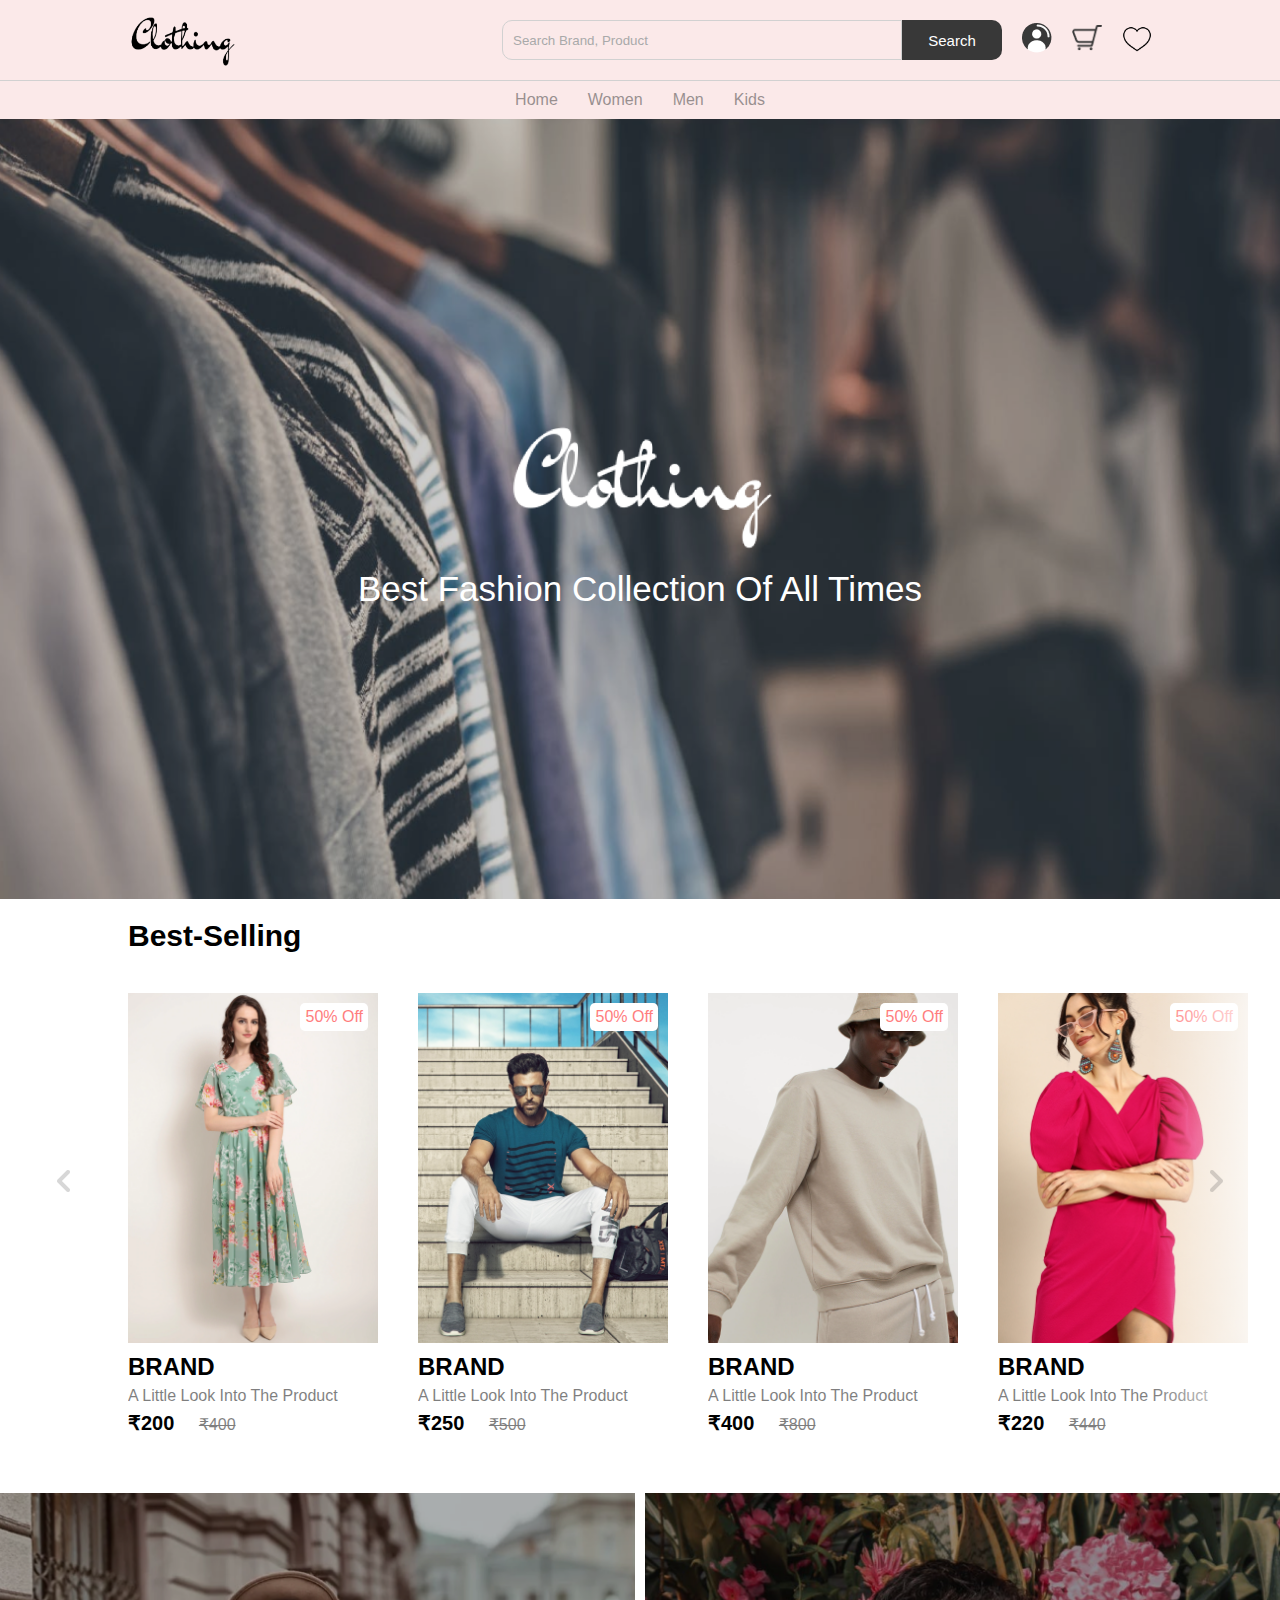
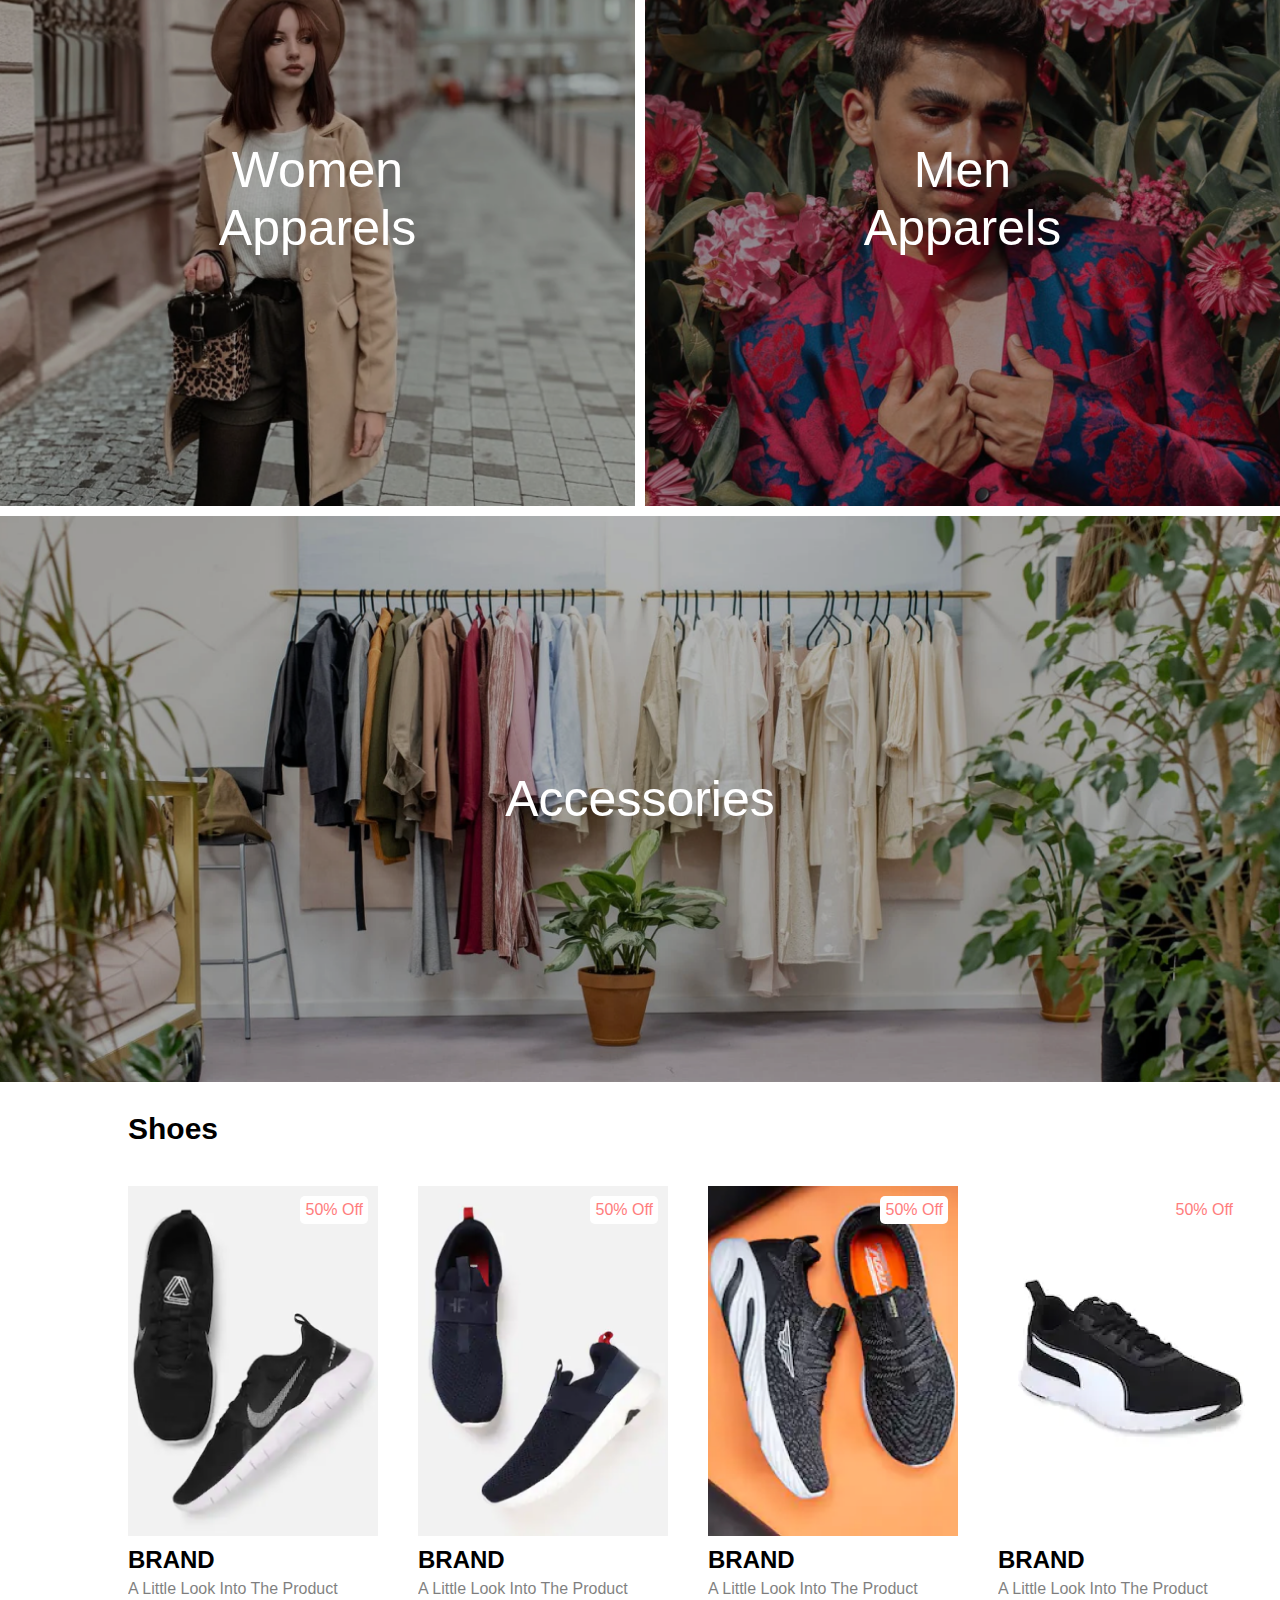
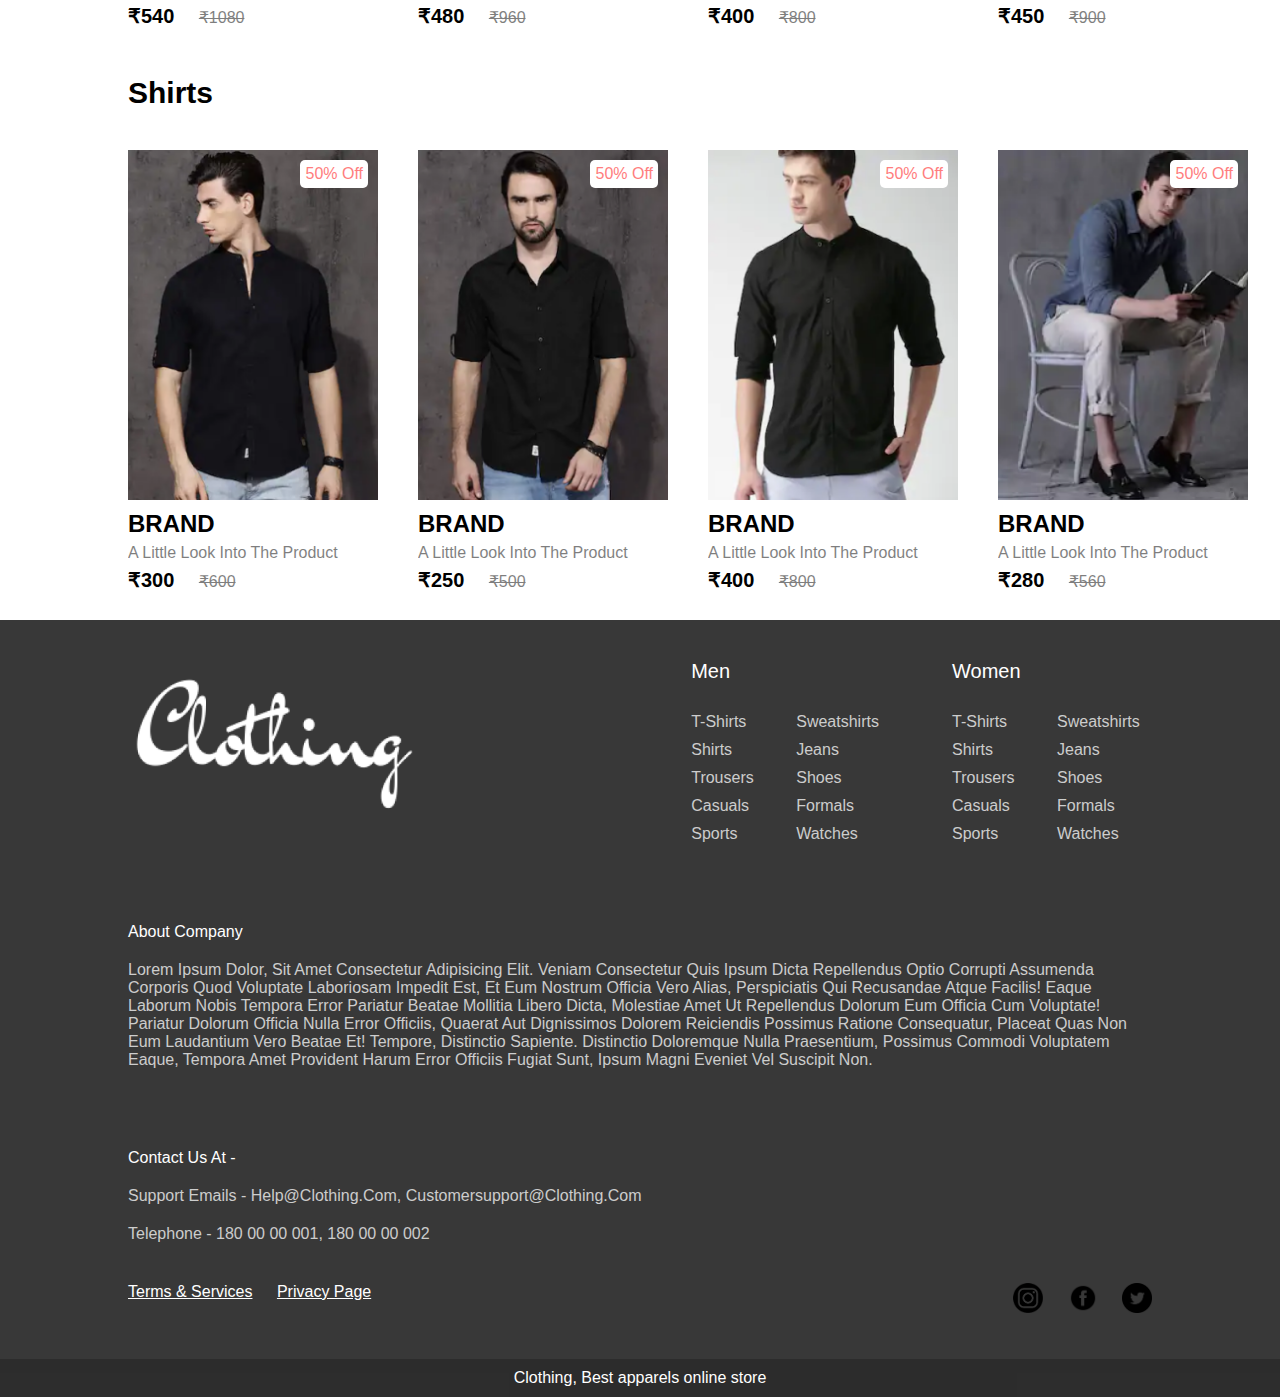
<file: index.html>
<!DOCTYPE html>
<html lang="en">
<head>
    <meta charset="UTF-8">
    <meta name="viewport" content="width=device-width, initial-scale=1.0">
    <link rel="stylesheet" href="project.css/home.css">
    
    <title>Clothing</title>
</head>
<body>
    
    <nav class="navbar">
<div class="nav">
    <img src="images/dark-logo.png" alt="" class="brand-logo">
    <div class="nav-items">
        <div class="search">
            <input type="text" class="search-box" placeholder="search brand, product">
            <button class="search-btn">search</button>
        </div>
        <a href="sign.html"><img src="images/user.png" alt=""></a>
        <a href="#"><img src="images/cart.png" alt=""></a>
        <a href="#"><img src="images/heart.png" class="heart" alt=""></a>
    </div>
</div>
<ul class="links-container">
    <li class="link-item"><a href="index.html" class="link">Home</a></li>
    <li class="link-item"><a href="women.html" target="_parent" class="link">Women</a></li>
    <li class="link-item"><a href="men.html" class="link">Men</a></li>
    <li class="link-item"><a href="kid.html" class="link">Kids</a></li>
</ul>
    </nav>

    <header class="hero">
<div class="content">
    <img src="images/light-logo.png" class="logo" alt="">
    <p class="sub-heading">Best Fashion Collection of All Times</p>
</div>

    </header>

    <section class="product">
        <h2 class="product-category">Best-selling</h2>
        <button class="pre-btn"><img src="images/arrow.png" alt=""></button>
        <button class="next-btn"><img src="images/arrow.png" alt=""></button>
        
        <div class="product-container">

            <div class="product-card">
                <div class="product-image">
                    <span class="discount">50% off</span>
                    <img src="images/card1.png" class="product-thumb" alt="">
                    <button class="card-btn">Add to wishlist</button>
                </div>
                <div class="product-info">
                    <h2 class="product-brand">Brand</h2>
                    <p class="product-desc">A little look into the product</p>
                    <span class="price">₹200</span> <span class="actual">₹400</span>
                </div>
            </div>

            <div class="product-card">
                <div class="product-image">
                    <span class="discount">50% off</span>
                    <img src="images/card2.png" class="product-thumb" alt="">
                    <button class="card-btn">Add to wishlist</button>
                </div>
                <div class="product-info">
                    <h2 class="product-brand">Brand</h2>
                    <p class="product-desc">A little look into the product</p>
                    <span class="price">₹250</span> <span class="actual">₹500</span>
                </div>
            </div>

            <div class="product-card">
                <div class="product-image">
                    <span class="discount">50% off</span>
                    <img src="images/card3.png" class="product-thumb" alt="">
                    <button class="card-btn">Add to wishlist</button>
                </div>
                <div class="product-info">
                    <h2 class="product-brand">Brand</h2>
                    <p class="product-desc">A little look into the product</p>
                    <span class="price">₹400</span> <span class="actual">₹800</span>
                </div>
            </div>

            <div class="product-card">
                <div class="product-image">
                    <span class="discount">50% off</span>
                    <img src="images/card4.png" class="product-thumb" alt="">
                    <button class="card-btn">Add to wishlist</button>
                </div>
                <div class="product-info">
                    <h2 class="product-brand">Brand</h2>
                    <p class="product-desc">A little look into the product</p>
                    <span class="price">₹220</span> <span class="actual">₹440</span>
                </div>
            </div>

            <div class="product-card">
                <div class="product-image">
                    <span class="discount">50% off</span>
                    <img src="images/card5.png" class="product-thumb" alt="">
                    <button class="card-btn">Add to wishlist</button>
                </div>
                <div class="product-info">
                    <h2 class="product-brand">Brand</h2>
                    <p class="product-desc">A little look into the product</p>
                    <span class="price">₹300</span> <span class="actual">₹600</span>
                </div>
            </div>

            <div class="product-card">
                <div class="product-image">
                    <span class="discount">50% off</span>
                    <img src="images/card6.png" class="product-thumb" alt="">
                    <button class="card-btn">Add to wishlist</button>
                </div>
                <div class="product-info">
                    <h2 class="product-brand">Brand</h2>
                    <p class="product-desc">A little look into the product</p>
                    <span class="price">₹250</span> <span class="actual">₹500</span>
                </div>
            </div>

            <div class="product-card">
                <div class="product-image">
                    <span class="discount">50% off</span>
                    <img src="images/card7.png" class="product-thumb" alt="">
                    <button class="card-btn">Add to wishlist</button>
                </div>
                <div class="product-info">
                    <h2 class="product-brand">Brand</h2>
                    <p class="product-desc">A little look into the product</p>
                    <span class="price">₹350</span> <span class="actual">₹700</span>
                </div>
            </div>

            <div class="product-card">
                <div class="product-image">
                    <span class="discount">50% off</span>
                    <img src="images/card8.png" class="product-thumb" alt="">
                    <button class="card-btn">Add to wishlist</button>
                </div>
                <div class="product-info">
                    <h2 class="product-brand">Brand</h2>
                    <p class="product-desc">A little look into the product</p>
                    <span class="price">₹310</span> <span class="actual">₹620</span>
                </div>
            </div>
        </div>
    </section>

    <section class="collection-container">

        <a href="#" class="collection">
        <img src="images/women-collection.png" alt="">
        <p class="title">Women <br> Apparels</p>
    </a>
        <a href="#" class="collection">
        <img src="images/men-collection.png" alt="">
        <p class="title">Men <br> Apparels</p>
    </a>
        <a href="#" class="collection">
        <img src="images/accessories-collection.png" alt="">
        <p class="title">Accessories</p>
    </a>
    </section>


    <section class="product">
        <h2 class="product-category">Shoes</h2>
        
        <div class="product-container">

            <div class="product-card">
                <div class="product-image">
                    <span class="discount">50% off</span>
                    <img src="images/card9.png" class="product-thumb" alt="">
                    <button class="card-btn">Add to wishlist</button>
                </div>
                <div class="product-info">
                    <h2 class="product-brand">Brand</h2>
                    <p class="product-desc">A little look into the product</p>
                    <span class="price">₹540</span> <span class="actual">₹1080</span>
                </div>
            </div>

            <div class="product-card">
                <div class="product-image">
                    <span class="discount">50% off</span>
                    <img src="images/card10.png" class="product-thumb" alt="">
                    <button class="card-btn">Add to wishlist</button>
                </div>
                <div class="product-info">
                    <h2 class="product-brand">Brand</h2>
                    <p class="product-desc">A little look into the product</p>
                    <span class="price">₹480</span> <span class="actual">₹960</span>
                </div>
            </div>

            <div class="product-card">
                <div class="product-image">
                    <span class="discount">50% off</span>
                    <img src="images/card11.png" class="product-thumb" alt="">
                    <button class="card-btn">Add to wishlist</button>
                </div>
                <div class="product-info">
                    <h2 class="product-brand">Brand</h2>
                    <p class="product-desc">A little look into the product</p>
                    <span class="price">₹400</span> <span class="actual">₹800</span>
                </div>
            </div>

            <div class="product-card">
                <div class="product-image">
                    <span class="discount">50% off</span>
                    <img src="images/card12.png" class="product-thumb" alt="">
                    <button class="card-btn">Add to wishlist</button>
                </div>
                <div class="product-info">
                    <h2 class="product-brand">Brand</h2>
                    <p class="product-desc">A little look into the product</p>
                    <span class="price">₹450</span> <span class="actual">₹900</span>
                </div>
            </div>

            
            </div>
        </div>
    </section>

    <section class="product">
        <h2 class="product-category">Shirts</h2>
        
        <div class="product-container">

            <div class="product-card">
                <div class="product-image">
                    <span class="discount">50% off</span>
                    <img src="images/card5.png" class="product-thumb" alt="">
                    <button class="card-btn">Add to wishlist</button>
                </div>
                <div class="product-info">
                    <h2 class="product-brand">Brand</h2>
                    <p class="product-desc">A little look into the product</p>
                    <span class="price">₹300</span> <span class="actual">₹600</span>
                </div>
            </div>

            <div class="product-card">
                <div class="product-image">
                    <span class="discount">50% off</span>
                    <img src="images/card6.png" class="product-thumb" alt="">
                    <button class="card-btn">Add to wishlist</button>
                </div>
                <div class="product-info">
                    <h2 class="product-brand">Brand</h2>
                    <p class="product-desc">A little look into the product</p>
                    <span class="price">₹250</span> <span class="actual">₹500</span>
                </div>
            </div>

            <div class="product-card">
                <div class="product-image">
                    <span class="discount">50% off</span>
                    <img src="images/card7.png" class="product-thumb" alt="">
                    <button class="card-btn">Add to wishlist</button>
                </div>
                <div class="product-info">
                    <h2 class="product-brand">Brand</h2>
                    <p class="product-desc">A little look into the product</p>
                    <span class="price">₹400</span> <span class="actual">₹800</span>
                </div>
            </div>

            <div class="product-card">
                <div class="product-image">
                    <span class="discount">50% off</span>
                    <img src="images/card8.png" class="product-thumb" alt="">
                    <button class="card-btn">Add to wishlist</button>
                </div>
                <div class="product-info">
                    <h2 class="product-brand">Brand</h2>
                    <p class="product-desc">A little look into the product</p>
                    <span class="price">₹280</span> <span class="actual">₹560</span>
                </div>
            </div>

            
            </div>
        </div>
    </section>
    

    <footer>
        <div class="footer-content">
            <img src="images/light-logo.png" class="logo" alt="">
            <div class="footer-ul-container">
                <ul class="category">
                    <li class="category-title">Men</li>
                    <li><a href="#" class="footer-link">T-shirts</a></li>
                    <li><a href="#" class="footer-link">Sweatshirts</a></li>
                    <li><a href="#" class="footer-link">Shirts</a></li>
                    <li><a href="#" class="footer-link">Jeans</a></li>
                    <li><a href="#" class="footer-link">Trousers</a></li>
                    <li><a href="#" class="footer-link">Shoes</a></li>
                    <li><a href="#" class="footer-link">Casuals</a></li>
                    <li><a href="#" class="footer-link">Formals</a></li>
                    <li><a href="#" class="footer-link">Sports</a></li>
                    <li><a href="#" class="footer-link">Watches</a></li>

                </ul>
                <ul class="category">
                    <li class="category-title">Women</li>
                    <li><a href="#" class="footer-link">T-shirts</a></li>
                    <li><a href="#" class="footer-link">Sweatshirts</a></li>
                    <li><a href="#" class="footer-link">Shirts</a></li>
                    <li><a href="#" class="footer-link">Jeans</a></li>
                    <li><a href="#" class="footer-link">Trousers</a></li>
                    <li><a href="#" class="footer-link">Shoes</a></li>
                    <li><a href="#" class="footer-link">Casuals</a></li>
                    <li><a href="#" class="footer-link">Formals</a></li>
                    <li><a href="#" class="footer-link">Sports</a></li>
                    <li><a href="#" class="footer-link">Watches</a></li>

                </ul>
            </div>
            
        </div>
        <p class="footer-title">About Company</p>
            <p class="info">Lorem ipsum dolor, sit amet consectetur adipisicing elit. Veniam consectetur quis ipsum dicta repellendus optio corrupti assumenda corporis quod voluptate laboriosam impedit est, et eum nostrum officia vero alias, perspiciatis qui recusandae atque facilis! Eaque laborum nobis tempora error pariatur beatae mollitia libero dicta, molestiae amet ut repellendus dolorum eum officia cum voluptate! Pariatur dolorum officia nulla error officiis, quaerat aut dignissimos dolorem reiciendis possimus ratione consequatur, placeat quas non eum laudantium vero beatae et! Tempore, distinctio sapiente. Distinctio doloremque nulla praesentium, possimus commodi voluptatem eaque, tempora amet provident harum error officiis fugiat sunt, ipsum magni eveniet vel suscipit non.</p>
            <p class="footer-title">Contact us at - </p>
            <p class="info">Support emails - help@clothing.com, customersupport@clothing.com</p>
            <p class="info">Telephone - 180 00 00 001, 180 00 00 002</p>
            <div class="footer-social">
                <div>
                    <a href="#" class="social-link">Terms & services</a>
                    <a href="#" class="social-link">Privacy page</a>
                </div>
                <div>
                    <a href="#" class="social-link"><img src="images/insta.png" alt=""></a>
                    <a href="#" class="social-link"><img src="images/insta1.png" alt="" class="face"></a>
                    <a href="#" class="social-link"><img src="images/twitter.png" alt=""></a>
                </div>
            </div>
            <p class="footer-credit">
                Clothing, Best apparels online store
            </p>
    </footer>

    <script src="project-.js/nav.js"></script>
    <script src="project-.js/home.js"></script>
    <script src="project-.js/footer.js"></script>
</body>
</html>
</file>
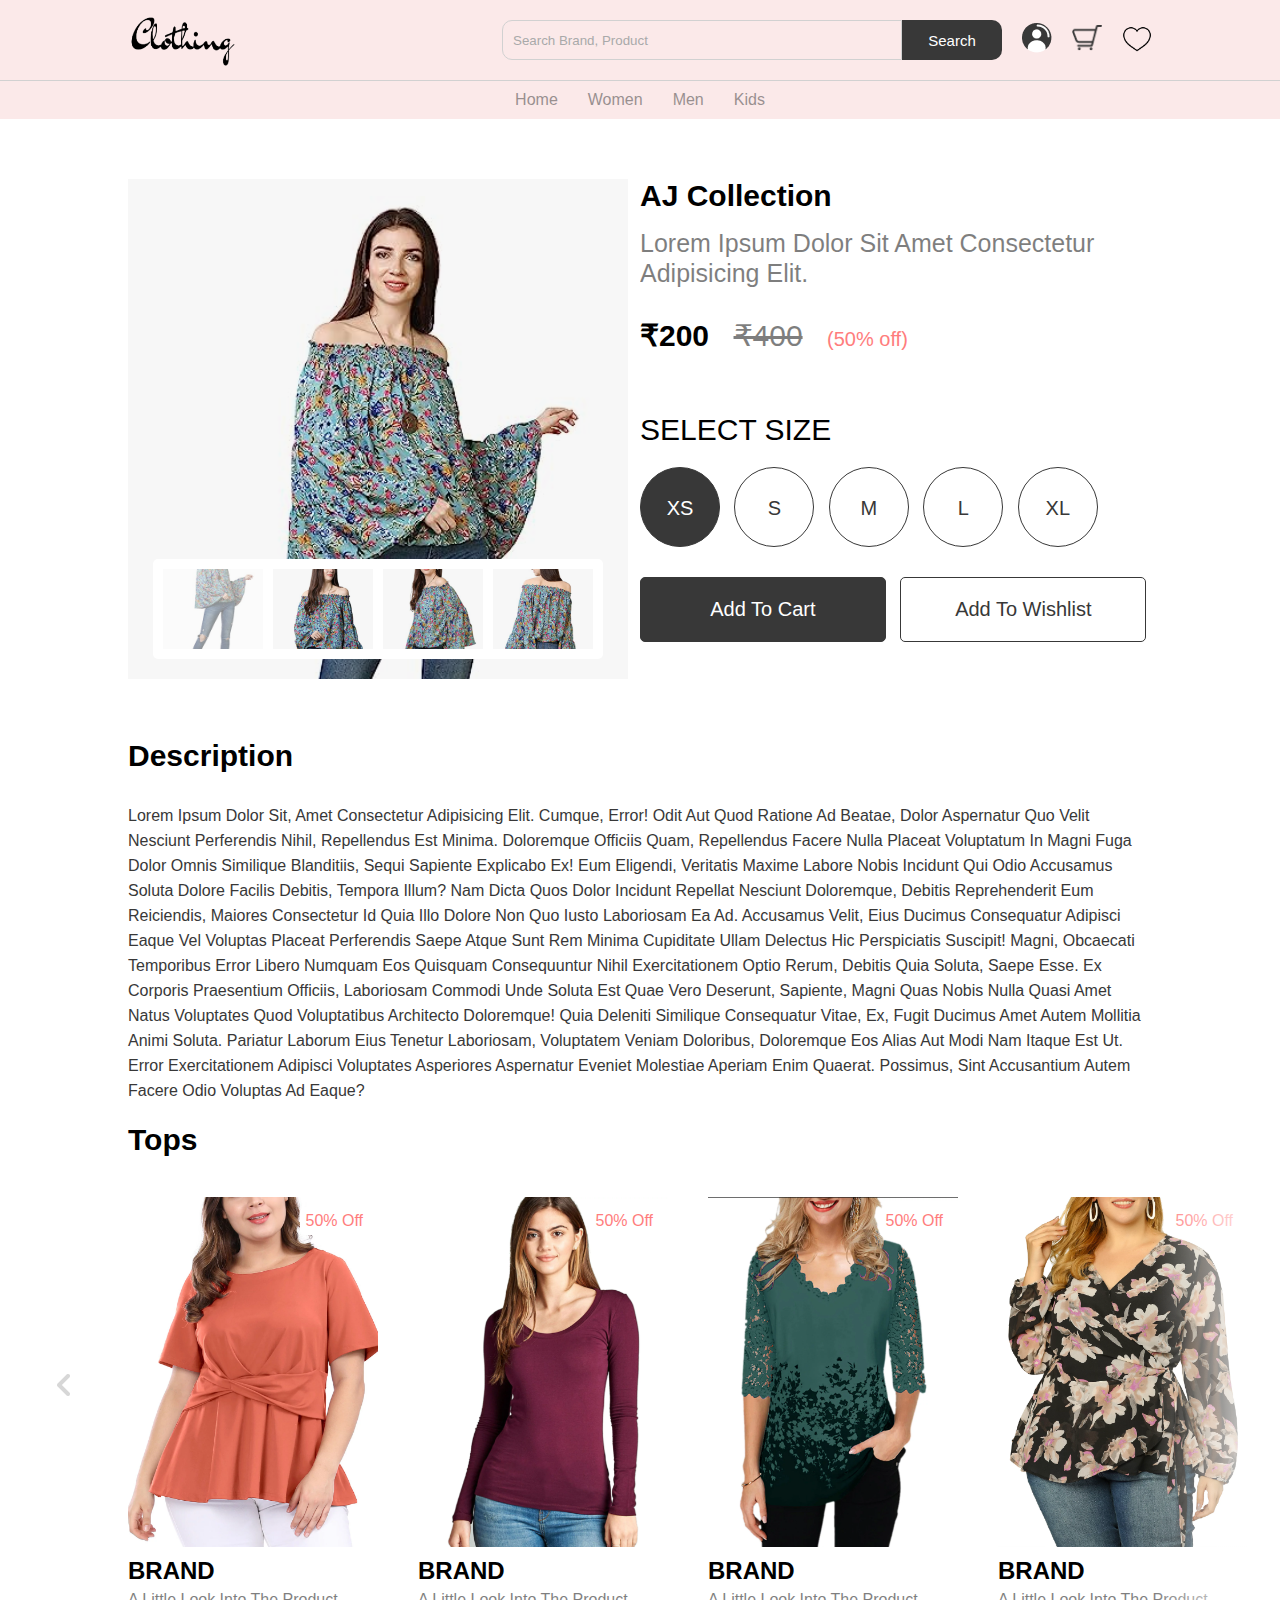
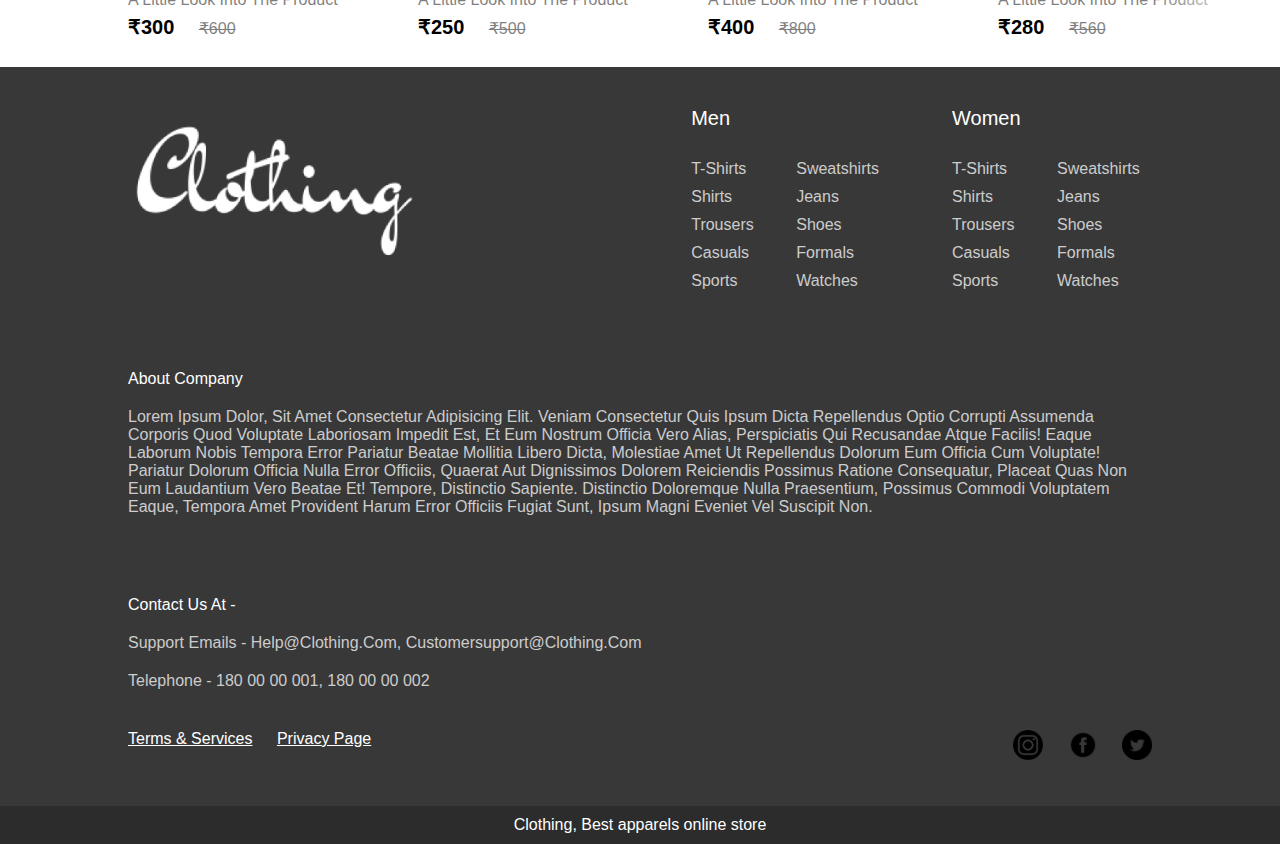
<file: desc.html>
<!DOCTYPE html>
<html lang="en">
<head>
    <meta charset="UTF-8">
    <meta name="viewport" content="width=device-width, initial-scale=1.0">
    <link rel="stylesheet" href="project.css/home.css">
    <link rel="stylesheet" href="project.css/desc.css">
    <title>Description</title>
</head>
<body>
    
<nav class="navbar"></nav>


<section class="product-details">

    <div class="image-slider">
        <div class="product-images">
            <img src="images/product.png" class="active" alt="">
            <img src="images/first.png" alt="">
            <img src="images/second.png" alt="">
            <img src="images/third.png" alt="">
            
        </div>
            </div>

<div class="details">
    <h2 class="product-brand">AJ collection</h2>
    <p class="product-desc">Lorem ipsum dolor sit amet consectetur adipisicing elit.</p>
    <span class="product-price">₹200</span>
    <span class="product-actual-price">₹400</span>
    <span class="product-discount">(50% off)</span>

    <p class="product-sub">Select size</p>

    <input type="radio" name="size" value="xs" checked hidden id="xs-size">
    <label for="xs-size" class="size-radio-btn check">XS</label>

    <input type="radio" name="size" value="s" hidden id="s-size">
    <label for="s-size" class="size-radio-btn">S</label>

    <input type="radio" name="size" value="m" hidden id="m">
    <label for="m" class="size-radio-btn">M</label>

    <input type="radio" name="size" value="l" hidden id="l-size">
    <label for="l" class="size-radio-btn">L</label>

    <input type="radio" name="size" value="xl" hidden id="xl-size">
    <label for="xl" class="size-radio-btn">XL</label>

    <button class=" btn cart-btn">Add to cart</button>
    <button class="btn">Add to wishlist</button>
</div>

</section>

<section class="detail-des">
<h2 class="heading">Description</h2>
<p class="des">Lorem ipsum dolor sit, amet consectetur adipisicing elit. Cumque, error! Odit aut quod ratione ad beatae, dolor aspernatur quo velit nesciunt perferendis nihil, repellendus est minima. Doloremque officiis quam, repellendus facere nulla placeat voluptatum in magni fuga dolor omnis similique blanditiis, sequi sapiente explicabo ex! Eum eligendi, veritatis maxime labore nobis incidunt qui odio accusamus soluta dolore facilis debitis, tempora illum? Nam dicta quos dolor incidunt repellat nesciunt doloremque, debitis reprehenderit eum reiciendis, maiores consectetur id quia illo dolore non quo iusto laboriosam ea ad. Accusamus velit, eius ducimus consequatur adipisci eaque vel voluptas placeat perferendis saepe atque sunt rem minima cupiditate ullam delectus hic perspiciatis suscipit! Magni, obcaecati temporibus error libero numquam eos quisquam consequuntur nihil exercitationem optio rerum, debitis quia soluta, saepe esse. Ex corporis praesentium officiis, laboriosam commodi unde soluta est quae vero deserunt, sapiente, magni quas nobis nulla quasi amet natus voluptates quod voluptatibus architecto doloremque! Quia deleniti similique consequatur vitae, ex, fugit ducimus amet autem mollitia animi soluta. Pariatur laborum eius tenetur laboriosam, voluptatem veniam doloribus, doloremque eos alias aut modi nam itaque est ut. Error exercitationem adipisci voluptates asperiores aspernatur eveniet molestiae aperiam enim quaerat. Possimus, sint accusantium autem facere odio voluptas ad eaque?</p>
</section>


<section class="product">
    <h2 class="product-category">Tops</h2>
    <button class="pre-btn"><img src="images/arrow.png" alt=""></button>
        <button class="next-btn"><img src="images/arrow.png" alt=""></button>

    <div class="product-container">

        <div class="product-card">
            <div class="product-image">
                <span class="discount">50% off</span>
                <img src="images/women 1.png" class="product-thumb" alt="">
                <button class="card-btn">Add to wishlist</button>
            </div>
            <div class="product-info">
                <h2 class="product-brand">Brand</h2>
                <p class="product-desc">A little look into the product</p>
                <span class="price">₹300</span> <span class="actual">₹600</span>
            </div>
        </div>

        <div class="product-card">
            <div class="product-image">
                <span class="discount">50% off</span>
                <img src="images/women 2.png" class="product-thumb" alt="">
                <button class="card-btn">Add to wishlist</button>
            </div>
            <div class="product-info">
                <h2 class="product-brand">Brand</h2>
                <p class="product-desc">A little look into the product</p>
                <span class="price">₹250</span> <span class="actual">₹500</span>
            </div>
        </div>

        <div class="product-card">
            <div class="product-image">
                <span class="discount">50% off</span>
                <img src="images/women 3.png" class="product-thumb" alt="">
                <button class="card-btn">Add to wishlist</button>
            </div>
            <div class="product-info">
                <h2 class="product-brand">Brand</h2>
                <p class="product-desc">A little look into the product</p>
                <span class="price">₹400</span> <span class="actual">₹800</span>
            </div>
        </div>

        <div class="product-card">
            <div class="product-image">
                <span class="discount">50% off</span>
                <img src="images/women 4.png" class="product-thumb" alt="">
                <button class="card-btn">Add to wishlist</button>
            </div>
            <div class="product-info">
                <h2 class="product-brand">Brand</h2>
                <p class="product-desc">A little look into the product</p>
                <span class="price">₹280</span> <span class="actual">₹560</span>
            </div>
        </div>

        <div class="product-card">
            <div class="product-image">
                <span class="discount">50% off</span>
                <img src="images/women 5.png" class="product-thumb" alt="">
                <button class="card-btn">Add to wishlist</button>
            </div>
            <div class="product-info">
                <h2 class="product-brand">Brand</h2>
                <p class="product-desc">A little look into the product</p>
                <span class="price">₹280</span> <span class="actual">₹560</span>
            </div>
        </div>

        

        
        </div>
    </div>
</section>

<footer></footer>


<script src="project-.js/nav.js"></script>
<script src="project-.js/footer.js"></script>
<script src="project-.js/home.js"></script>
<script src="project-.js/desc.js"></script>
</body>
</html>
</file>
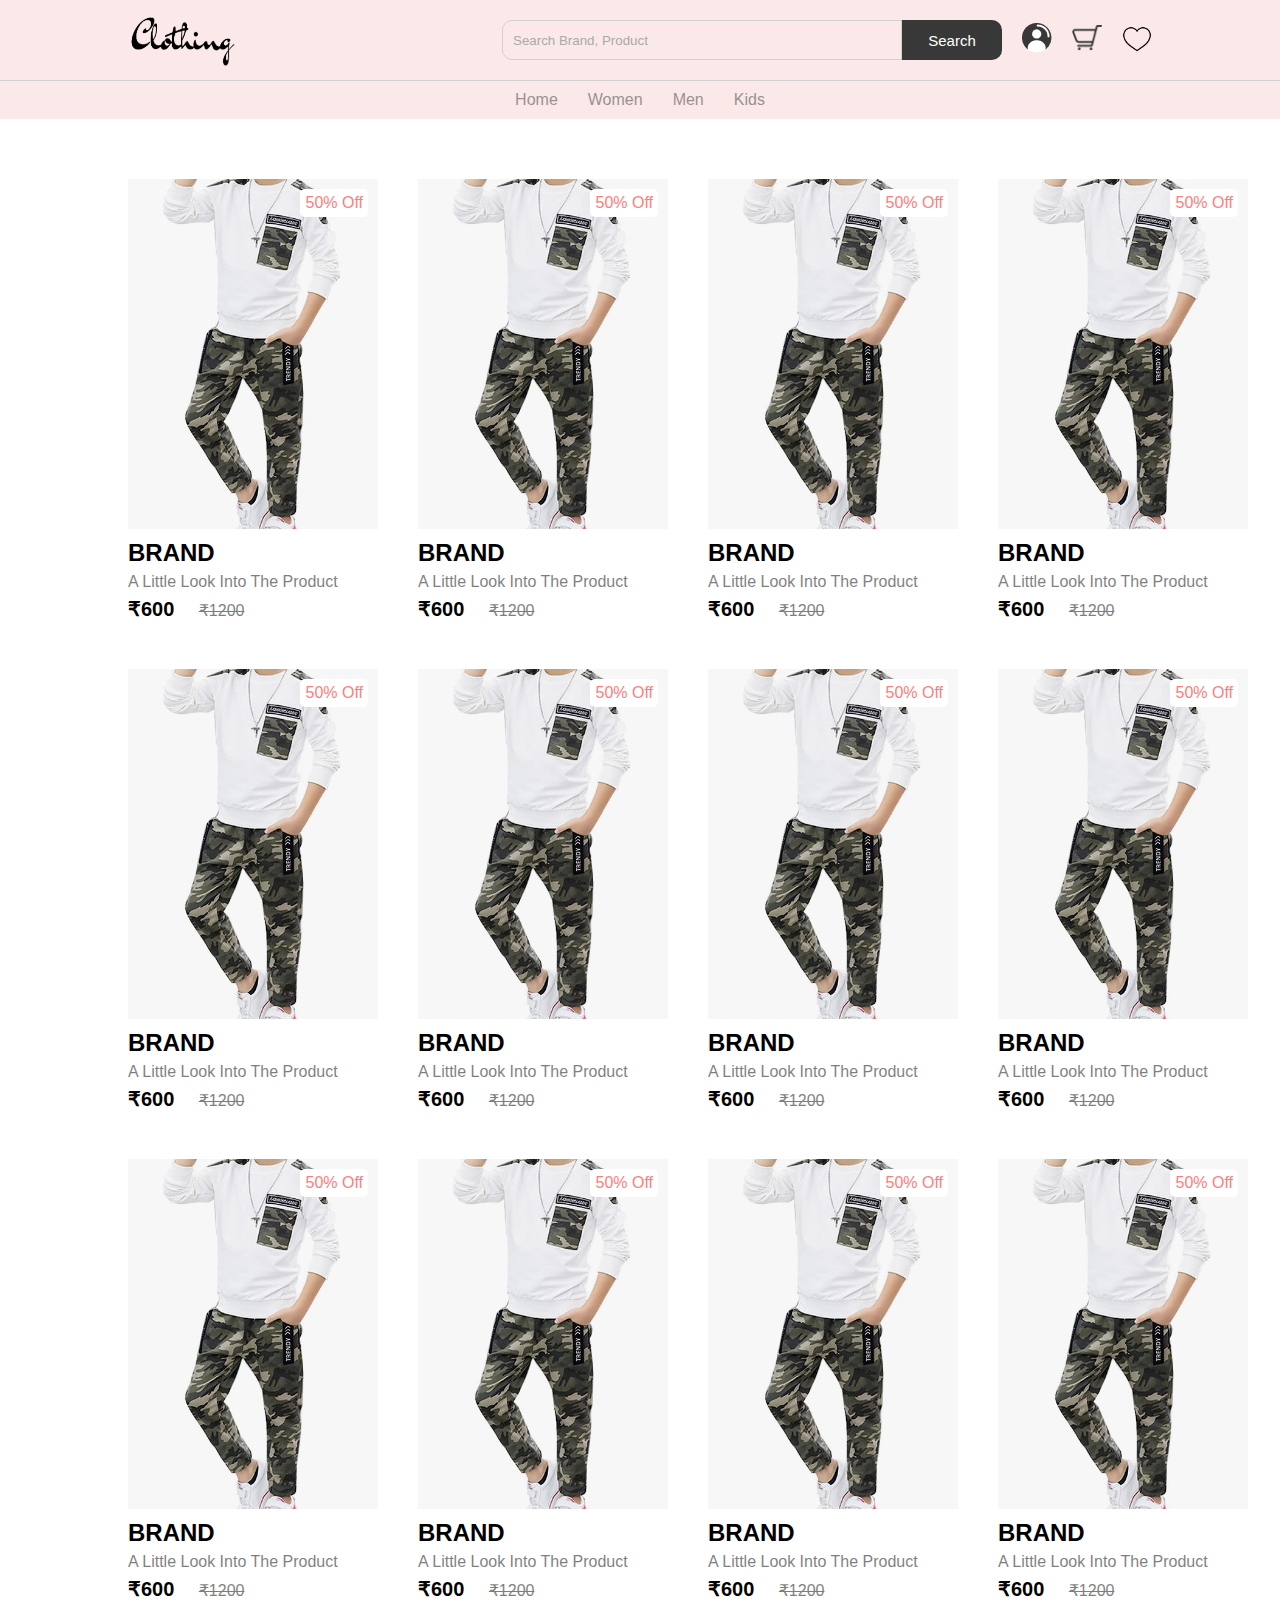
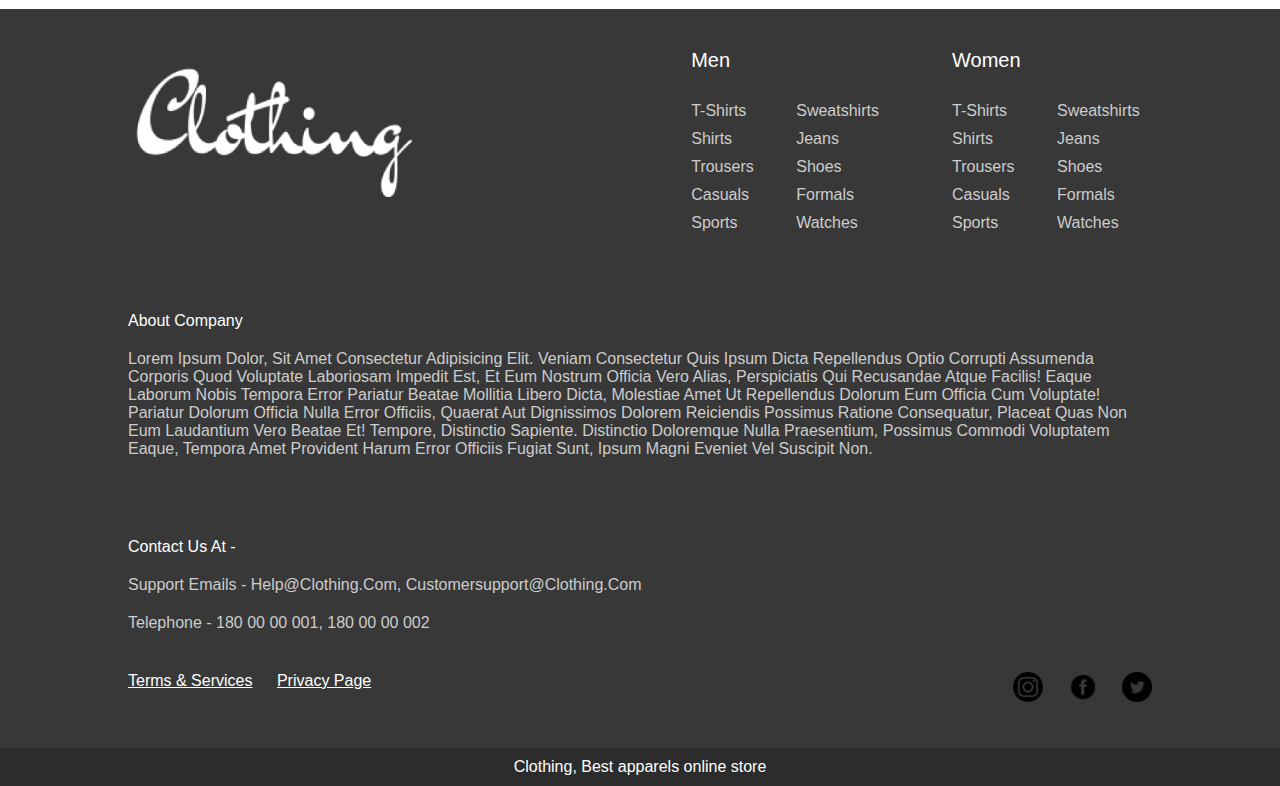
<file: kid.html>
<!DOCTYPE html>
<html lang="en">

<head>
    <meta charset="UTF-8">
    <meta name="viewport" content="width=device-width, initial-scale=1.0">
    <link rel="stylesheet" href="project.css/home.css">
    <link rel="stylesheet" href="project.css/footer.css">
    <link rel="stylesheet" href="project.css/kid.css">
    <title>Kids</title>
</head>

<body>


    <nav class="navbar"></nav>

    <div class="product-container">

        <div class="product-card">
            <div class="product-image">
                <span class="discount">50% off</span>
                <a href="./more.html"><img src="images/kid.png" class="product-thumb" alt=""></a>
                <button class="card-btn">Add to wishlist</button>
            </div>
            <div class="product-info">
                <h2 class="product-brand">Brand</h2>
                <p class="product-desc">A little look into the product</p>
                <span class="price">₹600</span> <span class="actual">₹1200</span>
            </div>
        </div>

        <div class="product-card">
            <div class="product-image">
                <span class="discount">50% off</span>
                <a href="./more.html"><img src="images/kid.png" class="product-thumb" alt=""></a>
                <button class="card-btn">Add to wishlist</button>
            </div>
            <div class="product-info">
                <h2 class="product-brand">Brand</h2>
                <p class="product-desc">A little look into the product</p>
                <span class="price">₹600</span> <span class="actual">₹1200</span>
            </div>
        </div>

        <div class="product-card">
            <div class="product-image">
                <span class="discount">50% off</span>
                <a href="./more.html"><img src="images/kid.png" class="product-thumb" alt=""></a>
                <button class="card-btn">Add to wishlist</button>
            </div>
            <div class="product-info">
                <h2 class="product-brand">Brand</h2>
                <p class="product-desc">A little look into the product</p>
                <span class="price">₹600</span> <span class="actual">₹1200</span>
            </div>
        </div>

        <div class="product-card">
            <div class="product-image">
                <span class="discount">50% off</span>
                <a href="./more.html"><img src="images/kid.png" class="product-thumb" alt=""></a>
                <button class="card-btn">Add to wishlist</button>
            </div>
            <div class="product-info">
                <h2 class="product-brand">Brand</h2>
                <p class="product-desc">A little look into the product</p>
                <span class="price">₹600</span> <span class="actual">₹1200</span>
            </div>
        </div>

        <div class="product-card">
            <div class="product-image">
                <span class="discount">50% off</span>
                <a href="./more.html"><img src="images/kid.png" class="product-thumb" alt=""></a>
                <button class="card-btn">Add to wishlist</button>
            </div>
            <div class="product-info">
                <h2 class="product-brand">Brand</h2>
                <p class="product-desc">A little look into the product</p>
                <span class="price">₹600</span> <span class="actual">₹1200</span>
            </div>
        </div>

        <div class="product-card">
            <div class="product-image">
                <span class="discount">50% off</span>
                <a href="./more.html"><img src="images/kid.png" class="product-thumb" alt=""></a>
                <button class="card-btn">Add to wishlist</button>
            </div>
            <div class="product-info">
                <h2 class="product-brand">Brand</h2>
                <p class="product-desc">A little look into the product</p>
                <span class="price">₹600</span> <span class="actual">₹1200</span>
            </div>
        </div>

        <div class="product-card">
            <div class="product-image">
                <span class="discount">50% off</span>
                <a href="./more.html"><img src="images/kid.png" class="product-thumb" alt=""></a>
                <button class="card-btn">Add to wishlist</button>
            </div>
            <div class="product-info">
                <h2 class="product-brand">Brand</h2>
                <p class="product-desc">A little look into the product</p>
                <span class="price">₹600</span> <span class="actual">₹1200</span>
            </div>
        </div>

        <div class="product-card">
            <div class="product-image">
                <span class="discount">50% off</span>
                <a href="./more.html"><img src="images/kid.png" class="product-thumb" alt=""></a>
                <button class="card-btn">Add to wishlist</button>
            </div>
            <div class="product-info">
                <h2 class="product-brand">Brand</h2>
                <p class="product-desc">A little look into the product</p>
                <span class="price">₹600</span> <span class="actual">₹1200</span>
            </div>
        </div>

        <div class="product-card">
            <div class="product-image">
                <span class="discount">50% off</span>
                <a href="./more.html"><img src="images/kid.png" class="product-thumb" alt=""></a>
                <button class="card-btn">Add to wishlist</button>
            </div>
            <div class="product-info">
                <h2 class="product-brand">Brand</h2>
                <p class="product-desc">A little look into the product</p>
                <span class="price">₹600</span> <span class="actual">₹1200</span>
            </div>
        </div>

        <div class="product-card">
            <div class="product-image">
                <span class="discount">50% off</span>
                <a href="./more.html"><img src="images/kid.png" class="product-thumb" alt=""></a>
                <button class="card-btn">Add to wishlist</button>
            </div>
            <div class="product-info">
                <h2 class="product-brand">Brand</h2>
                <p class="product-desc">A little look into the product</p>
                <span class="price">₹600</span> <span class="actual">₹1200</span>
            </div>
        </div>

        <div class="product-card">
            <div class="product-image">
                <span class="discount">50% off</span>
                <a href="./more.html"><img src="images/kid.png" class="product-thumb" alt=""></a>
                <button class="card-btn">Add to wishlist</button>
            </div>
            <div class="product-info">
                <h2 class="product-brand">Brand</h2>
                <p class="product-desc">A little look into the product</p>
                <span class="price">₹600</span> <span class="actual">₹1200</span>
            </div>
        </div>

        <div class="product-card">
            <div class="product-image">
                <span class="discount">50% off</span>
                <a href="./more.html"><img src="images/kid.png" class="product-thumb" alt=""></a>
                <button class="card-btn">Add to wishlist</button>
            </div>
            <div class="product-info">
                <h2 class="product-brand">Brand</h2>
                <p class="product-desc">A little look into the product</p>
                <span class="price">₹600</span> <span class="actual">₹1200</span>
            </div>
        </div>
    </div>

    <footer></footer>

    <script src="project-.js/footer.js"></script>
    <script src="project-.js/nav.js"></script>
    <script src="project-.js/footer.js"></script>
    <script src="project-.js/home.js"></script>
</body>

</html>
</file>
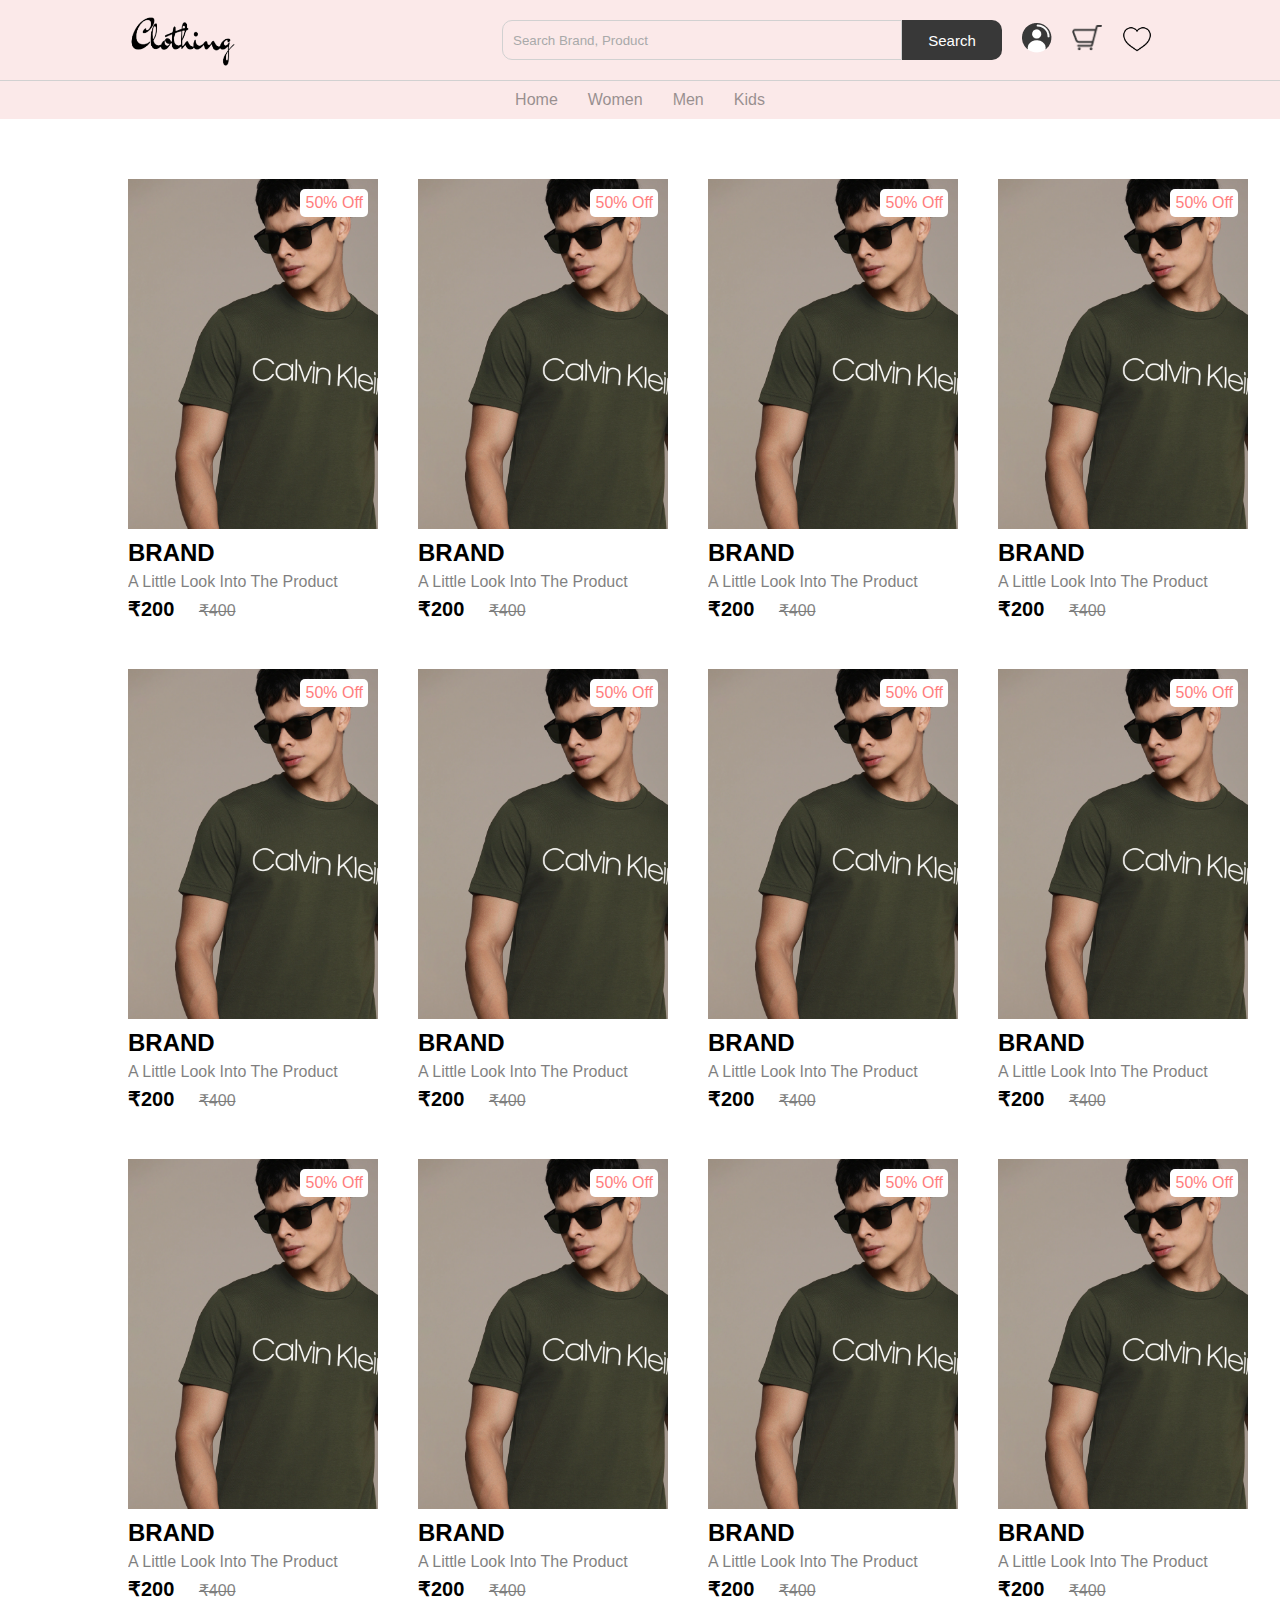
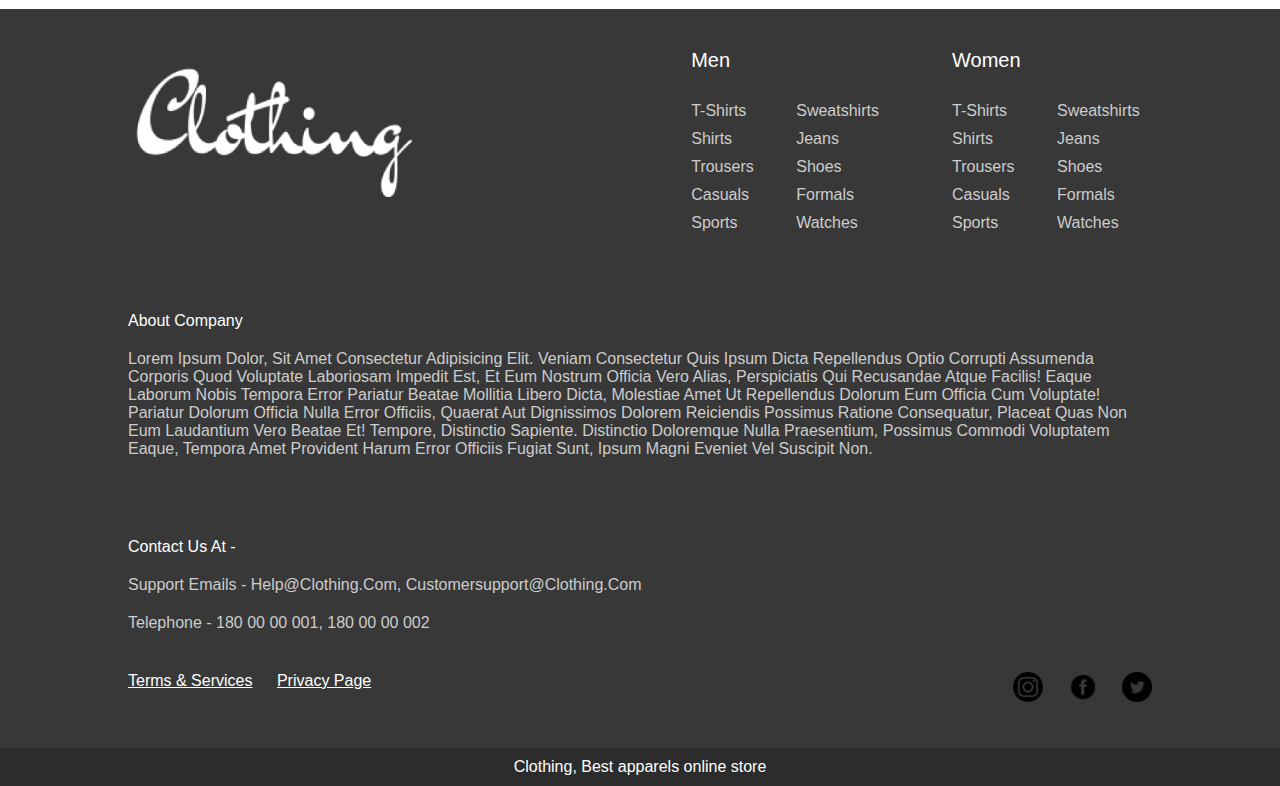
<file: men.html>
<!DOCTYPE html>
<html lang="en">
<head>
    <meta charset="UTF-8">
    <meta name="viewport" content="width=device-width, initial-scale=1.0">
    <link rel="stylesheet" href="project.css/home.css">
    <link rel="stylesheet" href="project.css/men.css">
    <link rel="stylesheet" href="project.css/footer.css">
    <title>Men</title>
</head>
<body>
    <nav class="navbar"></nav>


    <div class="product-container">

        <div class="product-card">
            <div class="product-image">
                <span class="discount">50% off</span>
                <a href="./product.html"><img src="images/product image 1.png" class="product-thumb" alt=""></a>
                <button class="card-btn">Add to wishlist</button>
            </div>
            <div class="product-info">
                <h2 class="product-brand">Brand</h2>
                <p class="product-desc">A little look into the product</p>
                <span class="price">₹200</span> <span class="actual">₹400</span>
            </div>
        </div>

        <div class="product-card">
            <div class="product-image">
                <span class="discount">50% off</span>
                <a href="./product.html"><img src="images/product image 1.png" class="product-thumb" alt=""></a>
                <button class="card-btn">Add to wishlist</button>
            </div>
            <div class="product-info">
                <h2 class="product-brand">Brand</h2>
                <p class="product-desc">A little look into the product</p>
                <span class="price">₹200</span> <span class="actual">₹400</span>
            </div>
        </div>

        <div class="product-card">
            <div class="product-image">
                <span class="discount">50% off</span>
                <a href="./product.html"><img src="images/product image 1.png" class="product-thumb" alt=""></a>
                <button class="card-btn">Add to wishlist</button>
            </div>
            <div class="product-info">
                <h2 class="product-brand">Brand</h2>
                <p class="product-desc">A little look into the product</p>
                <span class="price">₹200</span> <span class="actual">₹400</span>
            </div>
        </div>

        <div class="product-card">
            <div class="product-image">
                <span class="discount">50% off</span>
                <a href="./product.html"><img src="images/product image 1.png" class="product-thumb" alt=""></a>
                <button class="card-btn">Add to wishlist</button>
            </div>
            <div class="product-info">
                <h2 class="product-brand">Brand</h2>
                <p class="product-desc">A little look into the product</p>
                <span class="price">₹200</span> <span class="actual">₹400</span>
            </div>
        </div>

        <div class="product-card">
            <div class="product-image">
                <span class="discount">50% off</span>
                <a href="./product.html"><img src="images/product image 1.png" class="product-thumb" alt=""></a>
                <button class="card-btn">Add to wishlist</button>
            </div>
            <div class="product-info">
                <h2 class="product-brand">Brand</h2>
                <p class="product-desc">A little look into the product</p>
                <span class="price">₹200</span> <span class="actual">₹400</span>
            </div>
        </div>

        <div class="product-card">
            <div class="product-image">
                <span class="discount">50% off</span>
                <a href="./product.html"><img src="images/product image 1.png" class="product-thumb" alt=""></a>
                <button class="card-btn">Add to wishlist</button>
            </div>
            <div class="product-info">
                <h2 class="product-brand">Brand</h2>
                <p class="product-desc">A little look into the product</p>
                <span class="price">₹200</span> <span class="actual">₹400</span>
            </div>
        </div>

        <div class="product-card">
            <div class="product-image">
                <span class="discount">50% off</span>
                <a href="./product.html"><img src="images/product image 1.png" class="product-thumb" alt=""></a>
                <button class="card-btn">Add to wishlist</button>
            </div>
            <div class="product-info">
                <h2 class="product-brand">Brand</h2>
                <p class="product-desc">A little look into the product</p>
                <span class="price">₹200</span> <span class="actual">₹400</span>
            </div>
        </div>

        <div class="product-card">
            <div class="product-image">
                <span class="discount">50% off</span>
                <a href="./product.html"><img src="images/product image 1.png" class="product-thumb" alt=""></a>
                <button class="card-btn">Add to wishlist</button>
            </div>
            <div class="product-info">
                <h2 class="product-brand">Brand</h2>
                <p class="product-desc">A little look into the product</p>
                <span class="price">₹200</span> <span class="actual">₹400</span>
            </div>
        </div>

        <div class="product-card">
            <div class="product-image">
                <span class="discount">50% off</span>
                <a href="./product.html"><img src="images/product image 1.png" class="product-thumb" alt=""></a>
                <button class="card-btn">Add to wishlist</button>
            </div>
            <div class="product-info">
                <h2 class="product-brand">Brand</h2>
                <p class="product-desc">A little look into the product</p>
                <span class="price">₹200</span> <span class="actual">₹400</span>
            </div>
        </div>

        <div class="product-card">
            <div class="product-image">
                <span class="discount">50% off</span>
                <a href="./product.html"><img src="images/product image 1.png" class="product-thumb" alt=""></a>
                <button class="card-btn">Add to wishlist</button>
            </div>
            <div class="product-info">
                <h2 class="product-brand">Brand</h2>
                <p class="product-desc">A little look into the product</p>
                <span class="price">₹200</span> <span class="actual">₹400</span>
            </div>
        </div>

        <div class="product-card">
            <div class="product-image">
                <span class="discount">50% off</span>
                <a href="./product.html"><img src="images/product image 1.png" class="product-thumb" alt=""></a>
                <button class="card-btn">Add to wishlist</button>
            </div>
            <div class="product-info">
                <h2 class="product-brand">Brand</h2>
                <p class="product-desc">A little look into the product</p>
                <span class="price">₹200</span> <span class="actual">₹400</span>
            </div>
        </div>

        <div class="product-card">
            <div class="product-image">
                <span class="discount">50% off</span>
                <a href="./product.html"><img src="images/product image 1.png" class="product-thumb" alt=""></a>
                <button class="card-btn">Add to wishlist</button>
            </div>
            <div class="product-info">
                <h2 class="product-brand">Brand</h2>
                <p class="product-desc">A little look into the product</p>
                <span class="price">₹200</span> <span class="actual">₹400</span>
            </div>
        </div>


       
    </div>



    <footer></footer>

    <script src="project-.js/footer.js"></script>
    <script src="project-.js/nav.js"></script>
    <script src="project-.js/footer.js"></script>
    <script src="project-.js/home.js"></script>
</body>
</html>
</file>
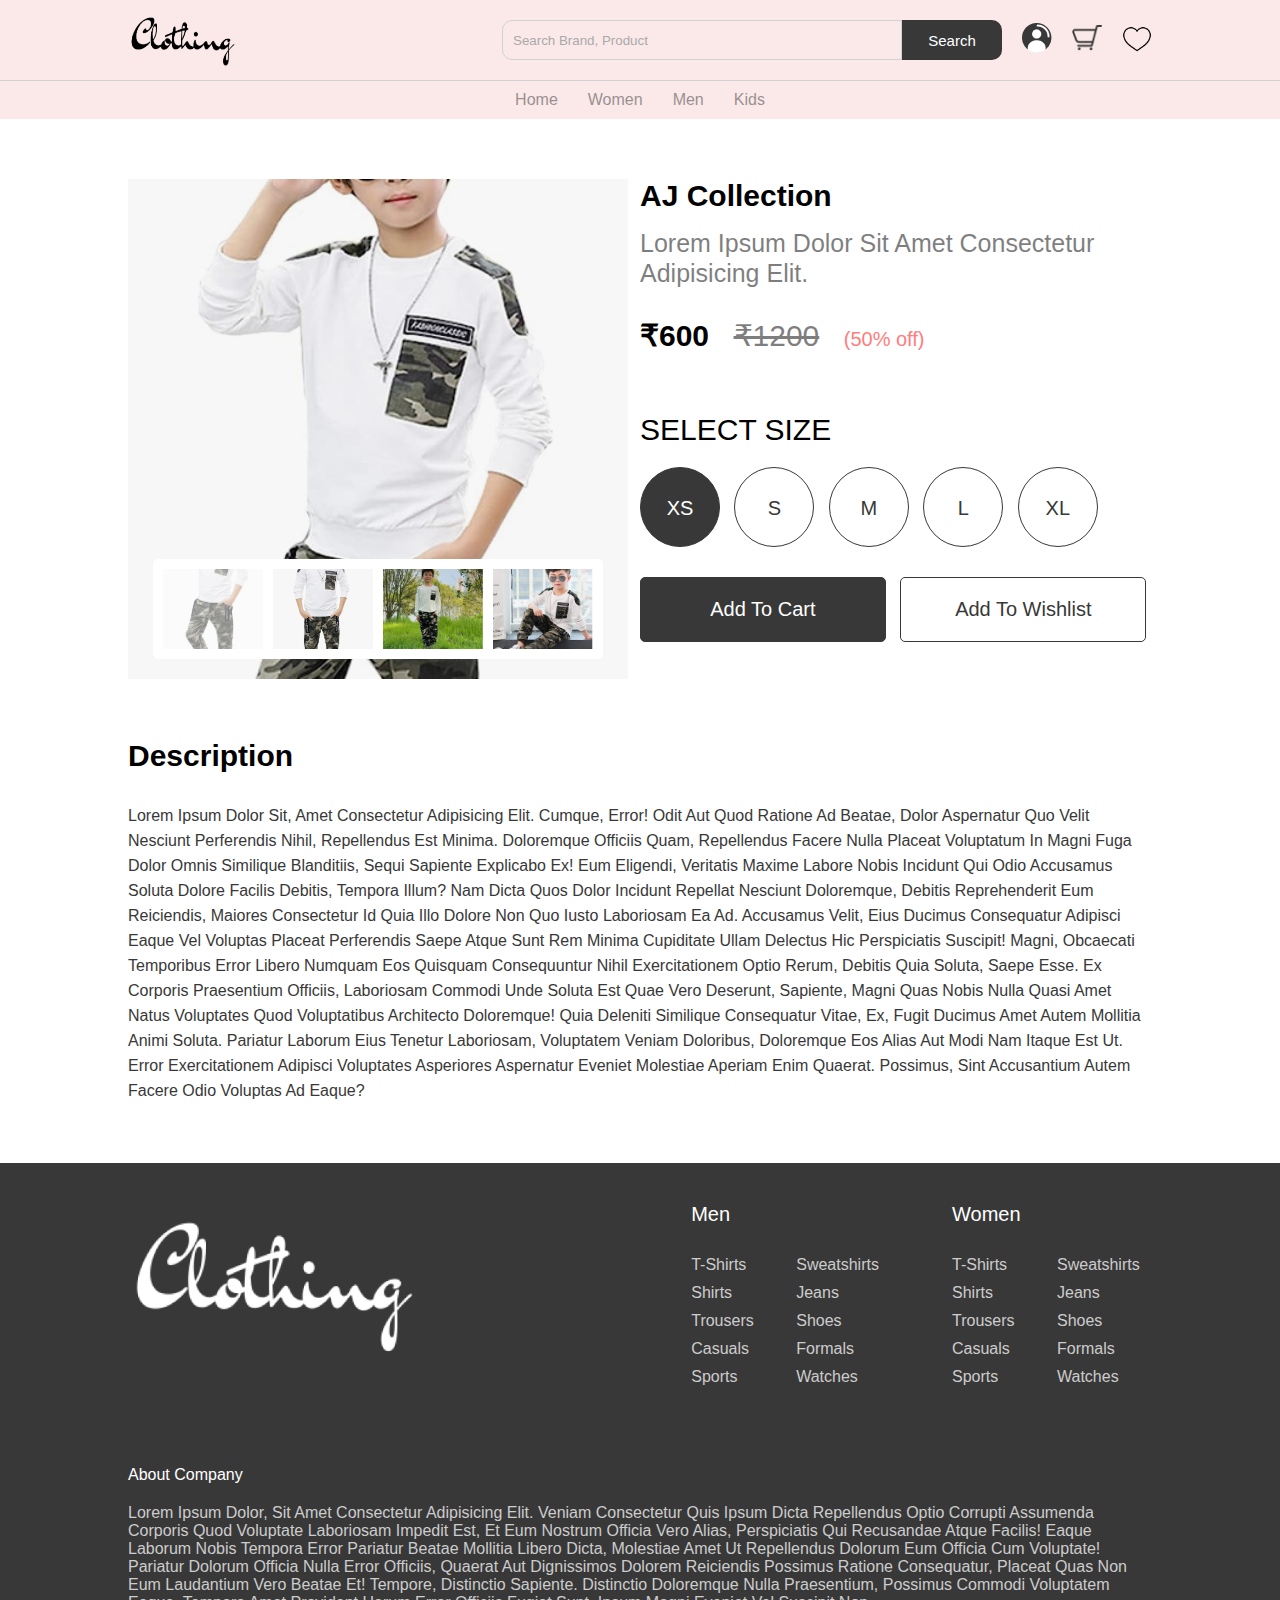
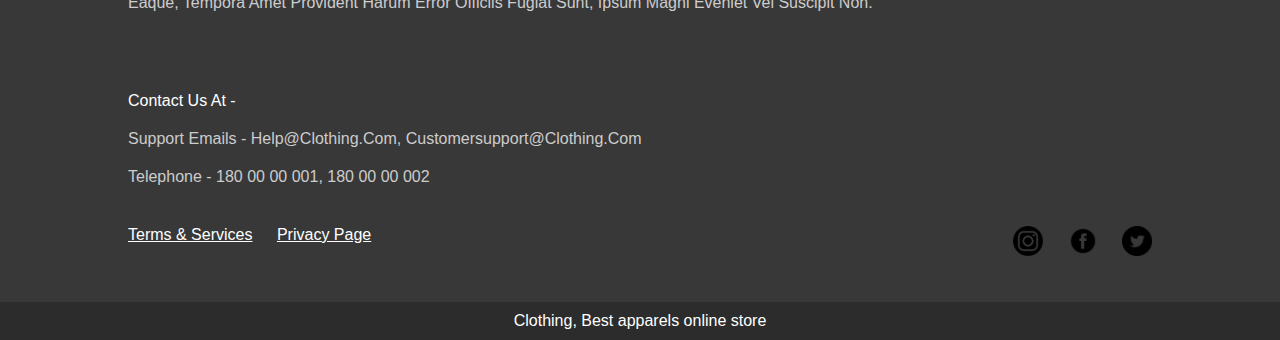
<file: more.html>
<!DOCTYPE html>
<html lang="en">
<head>
    <meta charset="UTF-8">
    <meta name="viewport" content="width=device-width, initial-scale=1.0">
    <link rel="stylesheet" href="project.css/home.css">
    <link rel="stylesheet" href="project.css/more.css">
    <title>Details</title>
</head>
<body>
    
    <nav class="navbar"></nav>


<section class="product-details">

    <div class="image-slider">
        <div class="product-images">
            <img src="images/kid.png" class="active" alt="">
            <img src="images/kid 1.png" alt="">
            <img src="images/kid 2.png" alt="">
            <img src="images/kid 3.png" alt="">
            
        </div>
            </div>

<div class="details">
    <h2 class="product-brand">AJ collection</h2>
    <p class="product-desc">Lorem ipsum dolor sit amet consectetur adipisicing elit.</p>
    <span class="product-price">₹600</span>
    <span class="product-actual-price">₹1200</span>
    <span class="product-discount">(50% off)</span>

    <p class="product-sub">Select size</p>

    <input type="radio" name="size" value="xs" checked hidden id="xs-size">
    <label for="xs-size" class="size-radio-btn check">XS</label>

    <input type="radio" name="size" value="s" hidden id="s-size">
    <label for="s-size" class="size-radio-btn">S</label>

    <input type="radio" name="size" value="m" hidden id="m">
    <label for="m" class="size-radio-btn">M</label>

    <input type="radio" name="size" value="l" hidden id="l-size">
    <label for="l" class="size-radio-btn">L</label>

    <input type="radio" name="size" value="xl" hidden id="xl-size">
    <label for="xl" class="size-radio-btn">XL</label>

    <button class=" btn cart-btn">Add to cart</button>
    <button class="btn">Add to wishlist</button>
</div>

</section>

<section class="detail-des">
<h2 class="heading">Description</h2>
<p class="des">Lorem ipsum dolor sit, amet consectetur adipisicing elit. Cumque, error! Odit aut quod ratione ad beatae, dolor aspernatur quo velit nesciunt perferendis nihil, repellendus est minima. Doloremque officiis quam, repellendus facere nulla placeat voluptatum in magni fuga dolor omnis similique blanditiis, sequi sapiente explicabo ex! Eum eligendi, veritatis maxime labore nobis incidunt qui odio accusamus soluta dolore facilis debitis, tempora illum? Nam dicta quos dolor incidunt repellat nesciunt doloremque, debitis reprehenderit eum reiciendis, maiores consectetur id quia illo dolore non quo iusto laboriosam ea ad. Accusamus velit, eius ducimus consequatur adipisci eaque vel voluptas placeat perferendis saepe atque sunt rem minima cupiditate ullam delectus hic perspiciatis suscipit! Magni, obcaecati temporibus error libero numquam eos quisquam consequuntur nihil exercitationem optio rerum, debitis quia soluta, saepe esse. Ex corporis praesentium officiis, laboriosam commodi unde soluta est quae vero deserunt, sapiente, magni quas nobis nulla quasi amet natus voluptates quod voluptatibus architecto doloremque! Quia deleniti similique consequatur vitae, ex, fugit ducimus amet autem mollitia animi soluta. Pariatur laborum eius tenetur laboriosam, voluptatem veniam doloribus, doloremque eos alias aut modi nam itaque est ut. Error exercitationem adipisci voluptates asperiores aspernatur eveniet molestiae aperiam enim quaerat. Possimus, sint accusantium autem facere odio voluptas ad eaque?</p>
</section>




<footer></footer>


<script src="project-.js/nav.js"></script>
<script src="project-.js/footer.js"></script>
<script src="project-.js/home.js"></script>
<script src="project-.js/desc.js"></script>




</body>
</html>
</file>
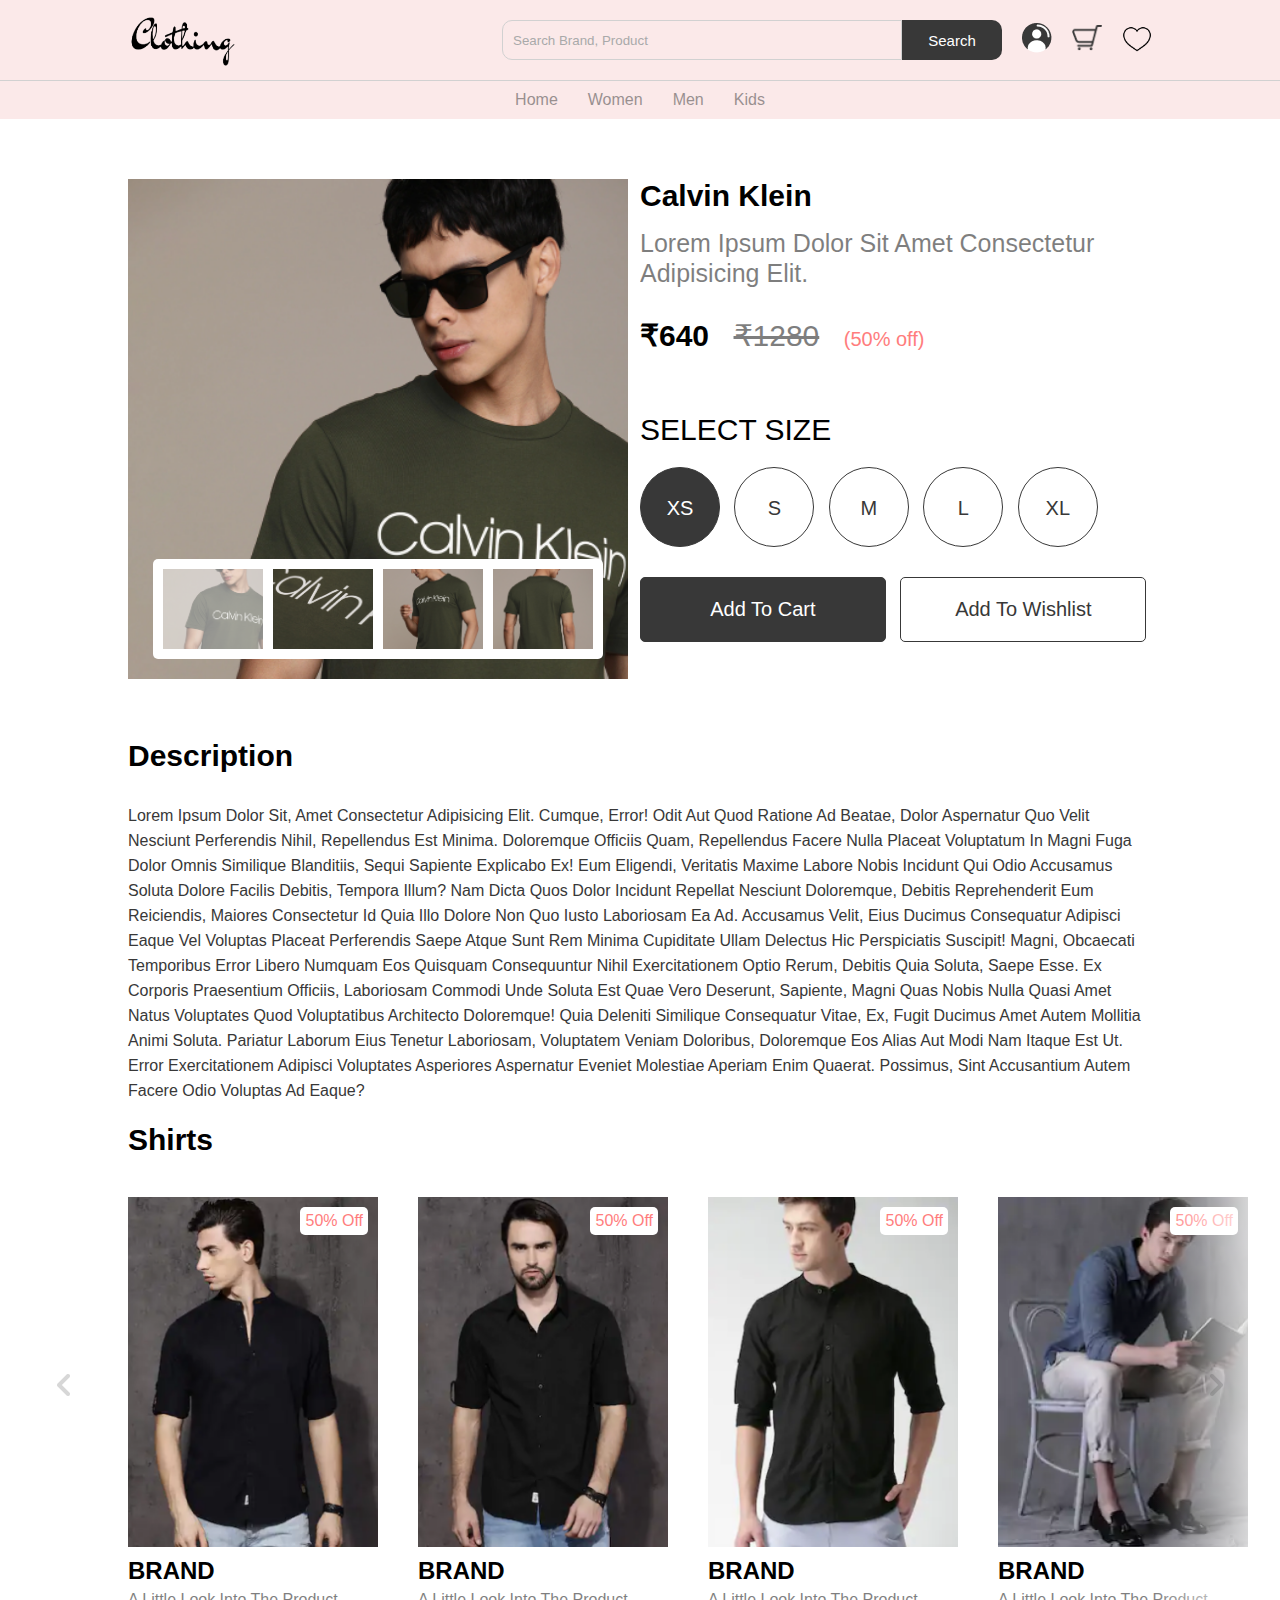
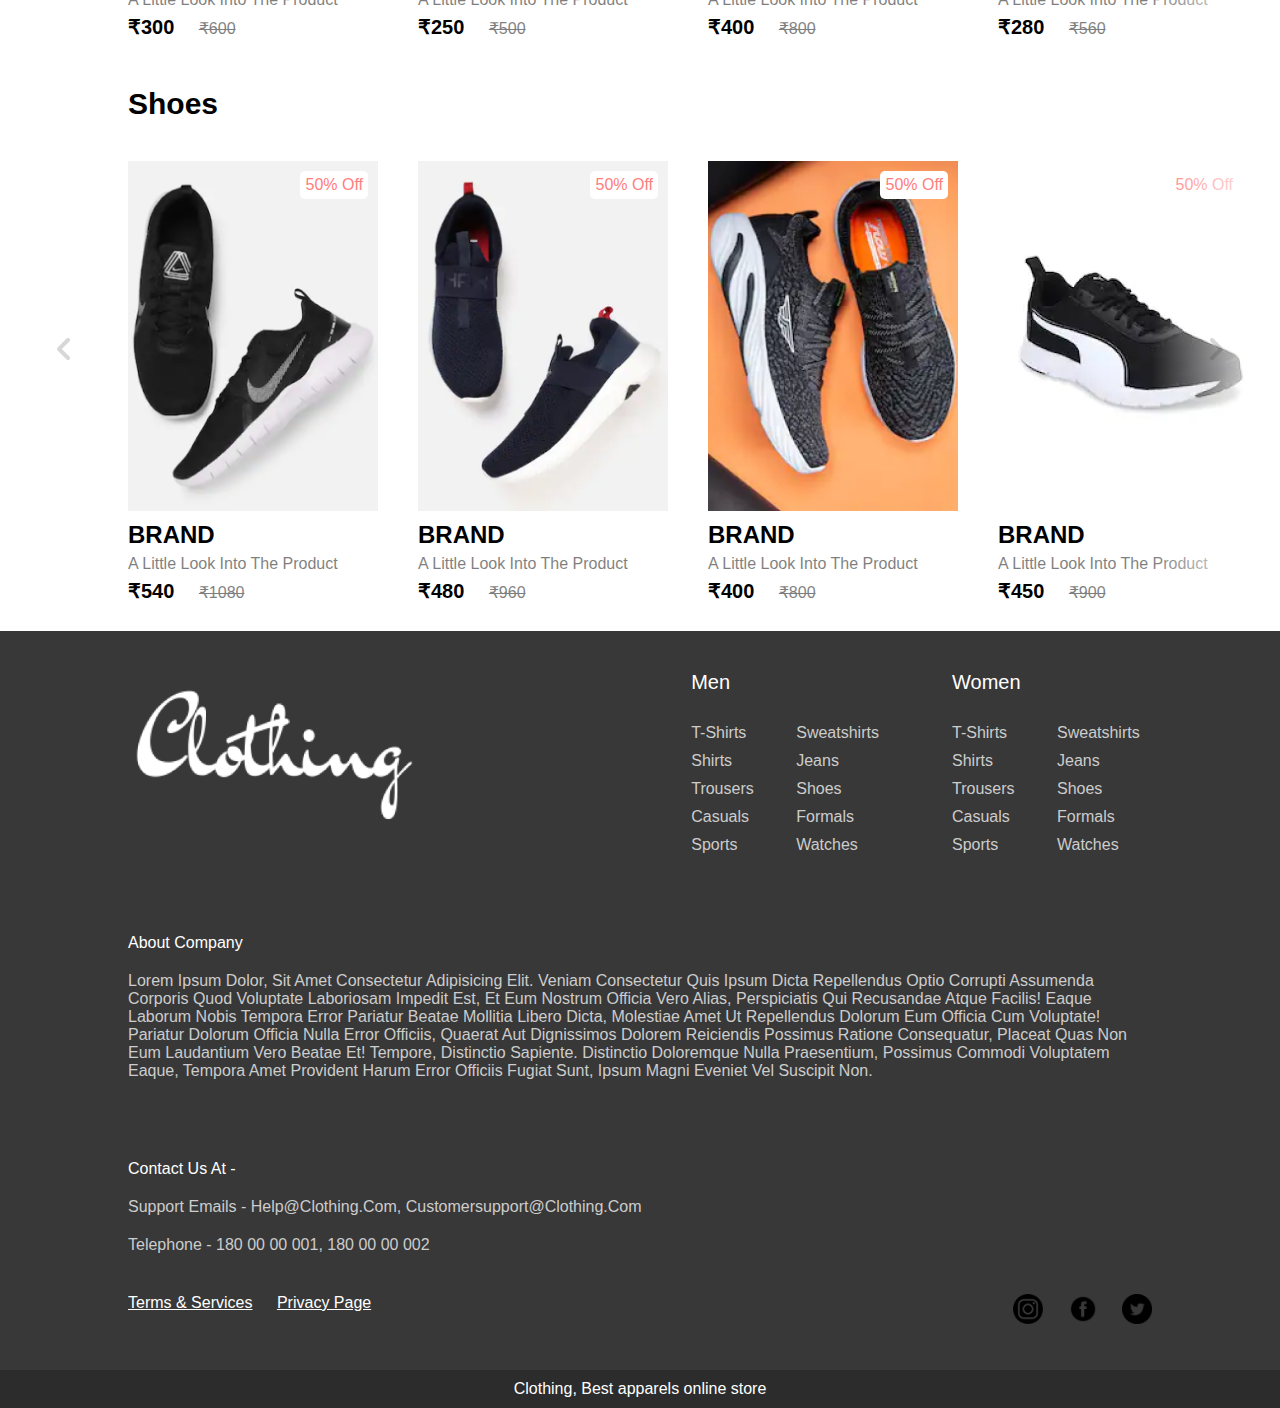
<file: product.html>
<!DOCTYPE html>
<html lang="en">
<head>
    <meta charset="UTF-8">
    <meta name="viewport" content="width=device-width, initial-scale=1.0">
    <link rel="stylesheet" href="project.css/home.css">
    <link rel="stylesheet" href="project.css/product.css">
    <title>Product - </title>
</head>
<body>
    
<nav class="navbar"></nav>

<section class="product-details">
    <div class="image-slider">
<div class="product-images">
    <img src="images/product image 1.png" class="active" alt="">
    <img src="images/product image 2.png" alt="">
    <img src="images/product image 3.png" alt="">
    <img src="images/product image 4.png" alt="">
    
</div>
    </div>

    <div class="details">
        <h2 class="product-brand">Calvin Klein</h2>
        <p class="product-desc">Lorem ipsum dolor sit amet consectetur adipisicing elit.</p>
        <span class="product-price">₹640</span>
        <span class="product-actual-price">₹1280</span>
        <span class="product-discount">(50% off)</span>

        <p class="product-sub">Select size</p>

        <input type="radio" name="size" value="xs" checked hidden id="xs-size">
        <label for="xs-size" class="size-radio-btn check">XS</label>

        <input type="radio" name="size" value="s" hidden id="s-size">
        <label for="s-size" class="size-radio-btn">S</label>

        <input type="radio" name="size" value="m" hidden id="m">
        <label for="m" class="size-radio-btn">M</label>

        <input type="radio" name="size" value="l" hidden id="l-size">
        <label for="l" class="size-radio-btn">L</label>

        <input type="radio" name="size" value="xl" hidden id="xl-size">
        <label for="xl" class="size-radio-btn">XL</label>

        <button class=" btn cart-btn">Add to cart</button>
        <button class="btn">Add to wishlist</button>
    </div>

</section>

<section class="detail-des">
    <h2 class="heading">Description</h2>
    <p class="des">Lorem ipsum dolor sit, amet consectetur adipisicing elit. Cumque, error! Odit aut quod ratione ad beatae, dolor aspernatur quo velit nesciunt perferendis nihil, repellendus est minima. Doloremque officiis quam, repellendus facere nulla placeat voluptatum in magni fuga dolor omnis similique blanditiis, sequi sapiente explicabo ex! Eum eligendi, veritatis maxime labore nobis incidunt qui odio accusamus soluta dolore facilis debitis, tempora illum? Nam dicta quos dolor incidunt repellat nesciunt doloremque, debitis reprehenderit eum reiciendis, maiores consectetur id quia illo dolore non quo iusto laboriosam ea ad. Accusamus velit, eius ducimus consequatur adipisci eaque vel voluptas placeat perferendis saepe atque sunt rem minima cupiditate ullam delectus hic perspiciatis suscipit! Magni, obcaecati temporibus error libero numquam eos quisquam consequuntur nihil exercitationem optio rerum, debitis quia soluta, saepe esse. Ex corporis praesentium officiis, laboriosam commodi unde soluta est quae vero deserunt, sapiente, magni quas nobis nulla quasi amet natus voluptates quod voluptatibus architecto doloremque! Quia deleniti similique consequatur vitae, ex, fugit ducimus amet autem mollitia animi soluta. Pariatur laborum eius tenetur laboriosam, voluptatem veniam doloribus, doloremque eos alias aut modi nam itaque est ut. Error exercitationem adipisci voluptates asperiores aspernatur eveniet molestiae aperiam enim quaerat. Possimus, sint accusantium autem facere odio voluptas ad eaque?</p>
</section>

<section class="product">
    <h2 class="product-category">Shirts</h2>
    <button class="pre-btn"><img src="images/arrow.png" alt=""></button>
        <button class="next-btn"><img src="images/arrow.png" alt=""></button>
    <div class="product-container">

        <div class="product-card">
            <div class="product-image">
                <span class="discount">50% off</span>
                <img src="images/card5.png" class="product-thumb" alt="">
                <button class="card-btn">Add to wishlist</button>
            </div>
            <div class="product-info">
                <h2 class="product-brand">Brand</h2>
                <p class="product-desc">A little look into the product</p>
                <span class="price">₹300</span> <span class="actual">₹600</span>
            </div>
        </div>

        <div class="product-card">
            <div class="product-image">
                <span class="discount">50% off</span>
                <img src="images/card6.png" class="product-thumb" alt="">
                <button class="card-btn">Add to wishlist</button>
            </div>
            <div class="product-info">
                <h2 class="product-brand">Brand</h2>
                <p class="product-desc">A little look into the product</p>
                <span class="price">₹250</span> <span class="actual">₹500</span>
            </div>
        </div>

        <div class="product-card">
            <div class="product-image">
                <span class="discount">50% off</span>
                <img src="images/card7.png" class="product-thumb" alt="">
                <button class="card-btn">Add to wishlist</button>
            </div>
            <div class="product-info">
                <h2 class="product-brand">Brand</h2>
                <p class="product-desc">A little look into the product</p>
                <span class="price">₹400</span> <span class="actual">₹800</span>
            </div>
        </div>

        <div class="product-card">
            <div class="product-image">
                <span class="discount">50% off</span>
                <img src="images/card8.png" class="product-thumb" alt="">
                <button class="card-btn">Add to wishlist</button>
            </div>
            <div class="product-info">
                <h2 class="product-brand">Brand</h2>
                <p class="product-desc">A little look into the product</p>
                <span class="price">₹280</span> <span class="actual">₹560</span>
            </div>
        </div>

        

        
        </div>
    </div>
</section>

<section class="product">
    <h2 class="product-category">Shoes</h2>
    <button class="pre-btn"><img src="images/arrow.png" alt=""></button>
        <button class="next-btn"><img src="images/arrow.png" alt=""></button>
    <div class="product-container">

        <div class="product-card">
            <div class="product-image">
                <span class="discount">50% off</span>
                <img src="images/card9.png" class="product-thumb" alt="">
                <button class="card-btn">Add to wishlist</button>
            </div>
            <div class="product-info">
                <h2 class="product-brand">Brand</h2>
                <p class="product-desc">A little look into the product</p>
                <span class="price">₹540</span> <span class="actual">₹1080</span>
            </div>
        </div>

        <div class="product-card">
            <div class="product-image">
                <span class="discount">50% off</span>
                <img src="images/card10.png" class="product-thumb" alt="">
                <button class="card-btn">Add to wishlist</button>
            </div>
            <div class="product-info">
                <h2 class="product-brand">Brand</h2>
                <p class="product-desc">A little look into the product</p>
                <span class="price">₹480</span> <span class="actual">₹960</span>
            </div>
        </div>

        <div class="product-card">
            <div class="product-image">
                <span class="discount">50% off</span>
                <img src="images/card11.png" class="product-thumb" alt="">
                <button class="card-btn">Add to wishlist</button>
            </div>
            <div class="product-info">
                <h2 class="product-brand">Brand</h2>
                <p class="product-desc">A little look into the product</p>
                <span class="price">₹400</span> <span class="actual">₹800</span>
            </div>
        </div>

        <div class="product-card">
            <div class="product-image">
                <span class="discount">50% off</span>
                <img src="images/card12.png" class="product-thumb" alt="">
                <button class="card-btn">Add to wishlist</button>
            </div>
            <div class="product-info">
                <h2 class="product-brand">Brand</h2>
                <p class="product-desc">A little look into the product</p>
                <span class="price">₹450</span> <span class="actual">₹900</span>
            </div>
        </div>

        <div class="product-card">
            <div class="product-image">
                <span class="discount">50% off</span>
                <img src="images/shoes.jpg" class="product-thumb" alt="">
                <button class="card-btn">Add to wishlist</button>
            </div>
            <div class="product-info">
                <h2 class="product-brand">Brand</h2>
                <p class="product-desc">A little look into the product</p>
                <span class="price">₹290</span> <span class="actual">₹580</span>
            </div>
        </div>

        
        </div>
    </div>
</section>

<footer></footer>

<script src="project-.js/nav.js"></script>
<script src="project-.js/footer.js"></script>
<script src="project-.js/home.js"></script>
<script src="project-.js/product.js"></script>

</body>
</html>
</file>
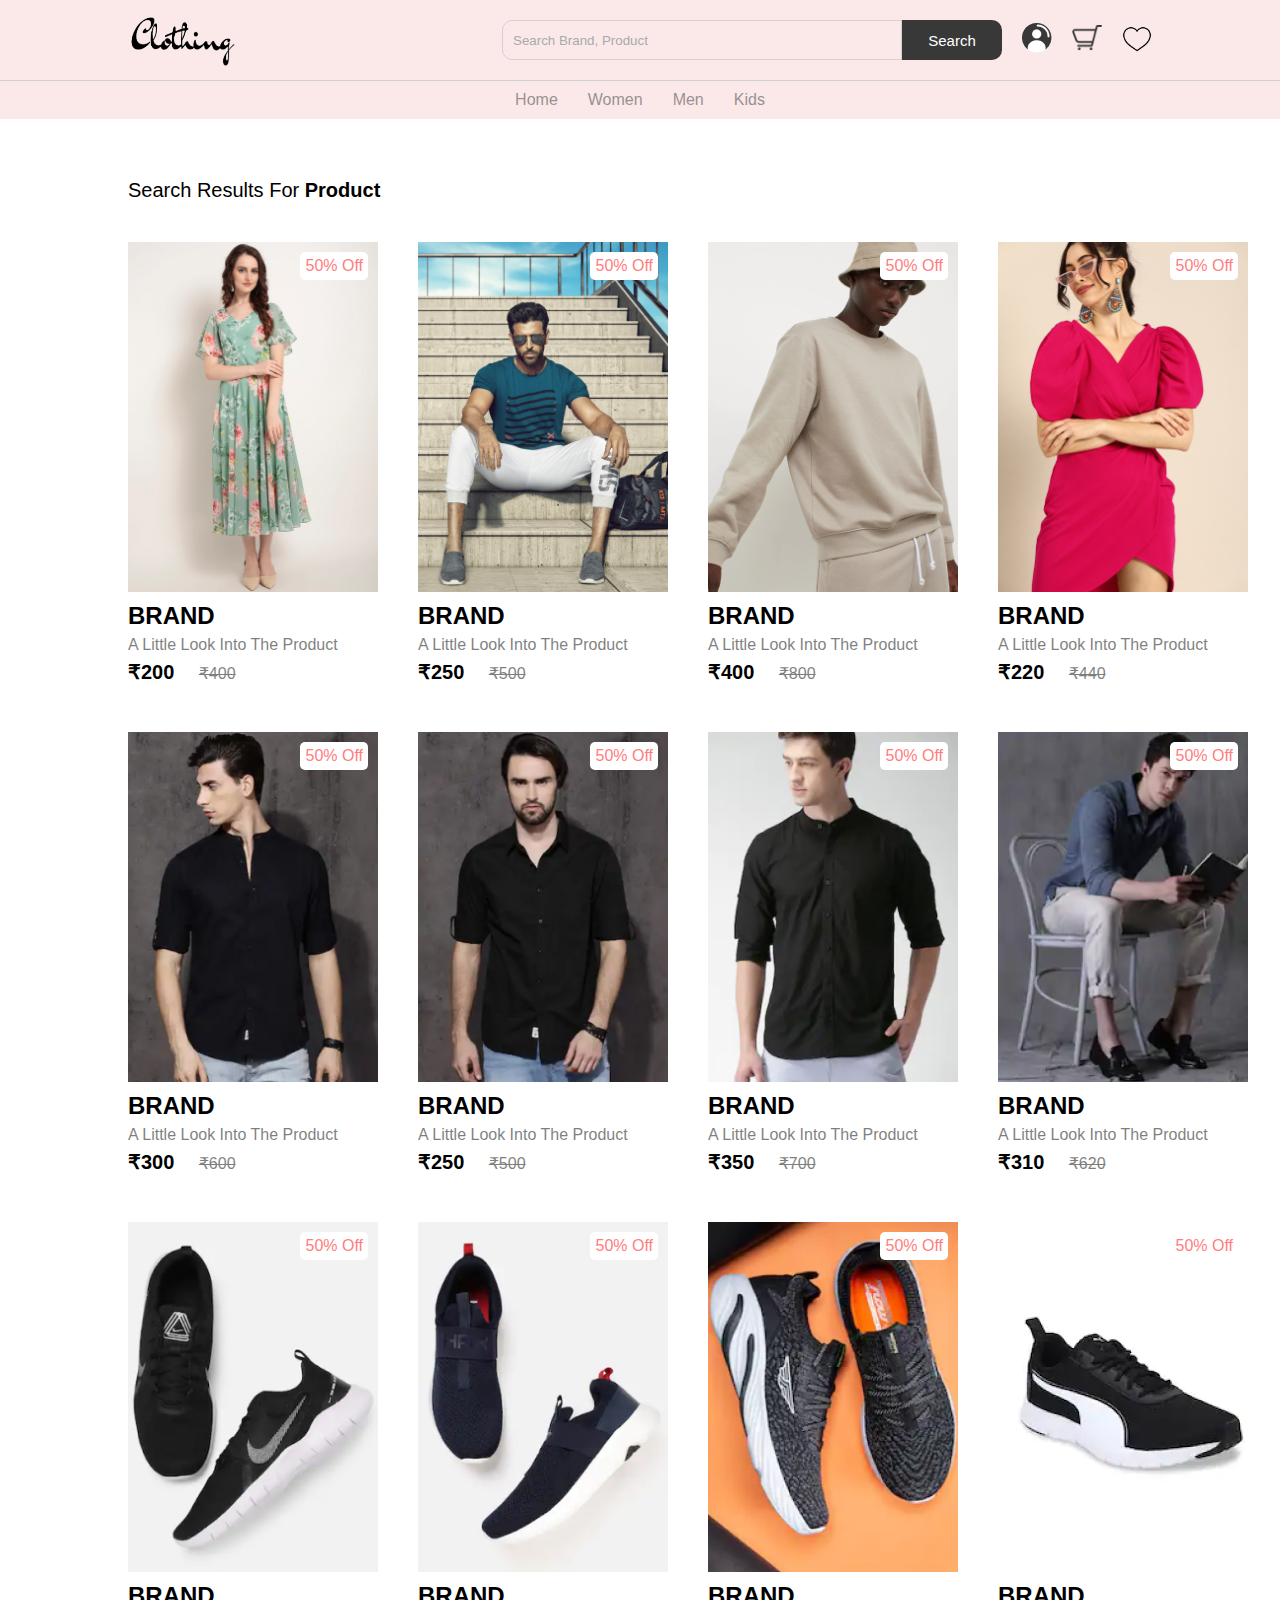
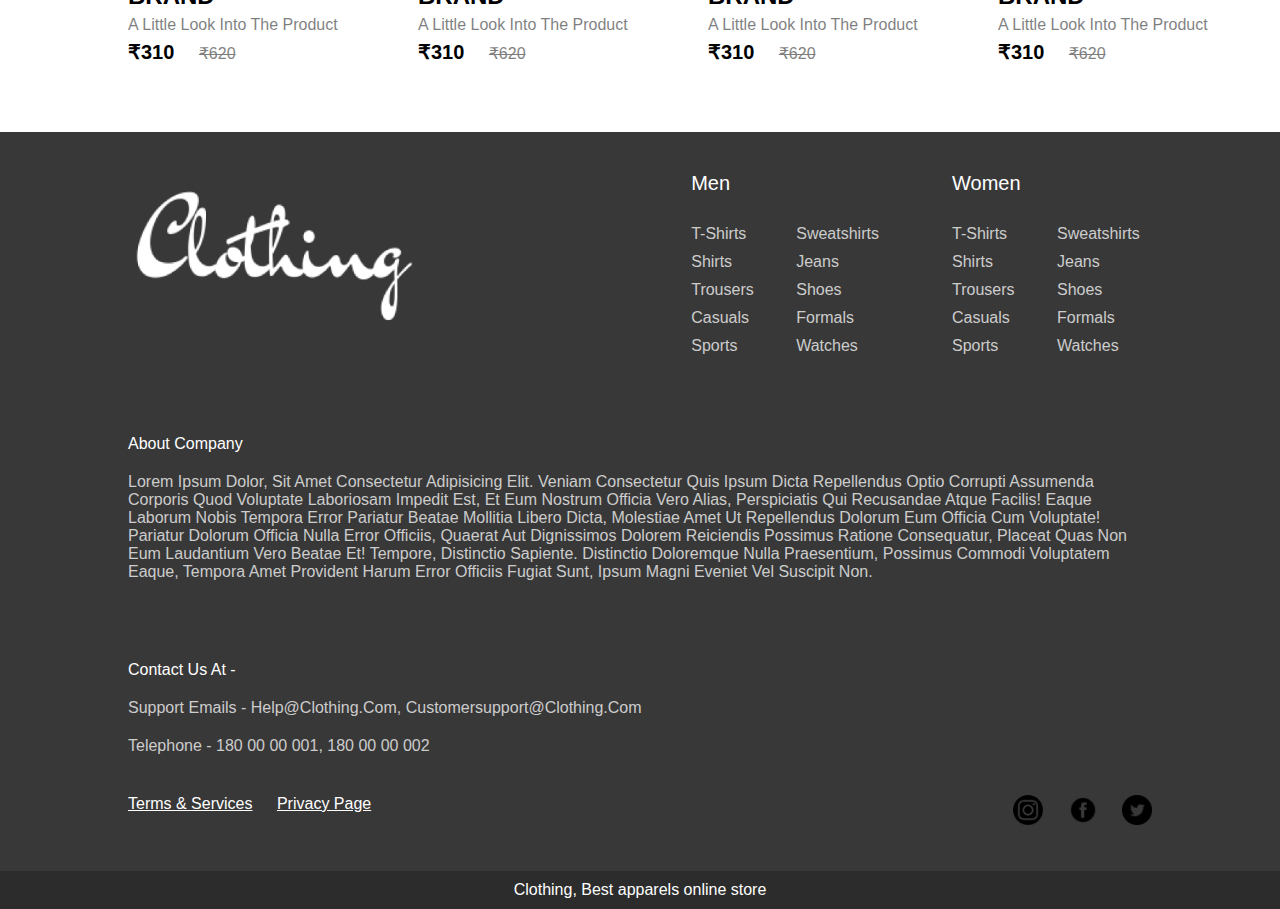
<file: search.html>
<!DOCTYPE html>
<html lang="en">
<head>
    <meta charset="UTF-8">
    <meta name="viewport" content="width=device-width, initial-scale=1.0">
    <link rel="stylesheet" href="project.css/home.css">
    <link rel="stylesheet" href="project.css/search.css">
    
    <title>Search Results for </title>
</head>
<body>
    
<nav class="navbar"></nav>

<section class="search-results">
    <h2 class="heading">Search Results for <span>product</span></h2>

    <div class="product-container">

        <div class="product-card">
            <div class="product-image">
                <span class="discount">50% off</span>
                <img src="images/card1.png" class="product-thumb" alt="">
                <button class="card-btn">Add to wishlist</button>
            </div>
            <div class="product-info">
                <h2 class="product-brand">Brand</h2>
                <p class="product-desc">A little look into the product</p>
                <span class="price">₹200</span> <span class="actual">₹400</span>
            </div>
        </div>

        <div class="product-card">
            <div class="product-image">
                <span class="discount">50% off</span>
                <img src="images/card2.png" class="product-thumb" alt="">
                <button class="card-btn">Add to wishlist</button>
            </div>
            <div class="product-info">
                <h2 class="product-brand">Brand</h2>
                <p class="product-desc">A little look into the product</p>
                <span class="price">₹250</span> <span class="actual">₹500</span>
            </div>
        </div>

        <div class="product-card">
            <div class="product-image">
                <span class="discount">50% off</span>
                <img src="images/card3.png" class="product-thumb" alt="">
                <button class="card-btn">Add to wishlist</button>
            </div>
            <div class="product-info">
                <h2 class="product-brand">Brand</h2>
                <p class="product-desc">A little look into the product</p>
                <span class="price">₹400</span> <span class="actual">₹800</span>
            </div>
        </div>

        <div class="product-card">
            <div class="product-image">
                <span class="discount">50% off</span>
                <img src="images/card4.png" class="product-thumb" alt="">
                <button class="card-btn">Add to wishlist</button>
            </div>
            <div class="product-info">
                <h2 class="product-brand">Brand</h2>
                <p class="product-desc">A little look into the product</p>
                <span class="price">₹220</span> <span class="actual">₹440</span>
            </div>
        </div>

        <div class="product-card">
            <div class="product-image">
                <span class="discount">50% off</span>
                <img src="images/card5.png" class="product-thumb" alt="">
                <button class="card-btn">Add to wishlist</button>
            </div>
            <div class="product-info">
                <h2 class="product-brand">Brand</h2>
                <p class="product-desc">A little look into the product</p>
                <span class="price">₹300</span> <span class="actual">₹600</span>
            </div>
        </div>

        <div class="product-card">
            <div class="product-image">
                <span class="discount">50% off</span>
                <img src="images/card6.png" class="product-thumb" alt="">
                <button class="card-btn">Add to wishlist</button>
            </div>
            <div class="product-info">
                <h2 class="product-brand">Brand</h2>
                <p class="product-desc">A little look into the product</p>
                <span class="price">₹250</span> <span class="actual">₹500</span>
            </div>
        </div>

        <div class="product-card">
            <div class="product-image">
                <span class="discount">50% off</span>
                <img src="images/card7.png" class="product-thumb" alt="">
                <button class="card-btn">Add to wishlist</button>
            </div>
            <div class="product-info">
                <h2 class="product-brand">Brand</h2>
                <p class="product-desc">A little look into the product</p>
                <span class="price">₹350</span> <span class="actual">₹700</span>
            </div>
        </div>

        <div class="product-card">
            <div class="product-image">
                <span class="discount">50% off</span>
                <img src="images/card8.png" class="product-thumb" alt="">
                <button class="card-btn">Add to wishlist</button>
            </div>
            <div class="product-info">
                <h2 class="product-brand">Brand</h2>
                <p class="product-desc">A little look into the product</p>
                <span class="price">₹310</span> <span class="actual">₹620</span>
            </div>
        </div>

        <div class="product-card">
            <div class="product-image">
                <span class="discount">50% off</span>
                <img src="images/card9.png" class="product-thumb" alt="">
                <button class="card-btn">Add to wishlist</button>
            </div>
            <div class="product-info">
                <h2 class="product-brand">Brand</h2>
                <p class="product-desc">A little look into the product</p>
                <span class="price">₹310</span> <span class="actual">₹620</span>
            </div>
        </div>
        <div class="product-card">
            <div class="product-image">
                <span class="discount">50% off</span>
                <img src="images/card10.png" class="product-thumb" alt="">
                <button class="card-btn">Add to wishlist</button>
            </div>
            <div class="product-info">
                <h2 class="product-brand">Brand</h2>
                <p class="product-desc">A little look into the product</p>
                <span class="price">₹310</span> <span class="actual">₹620</span>
            </div>
        </div>
        <div class="product-card">
            <div class="product-image">
                <span class="discount">50% off</span>
                <img src="images/card11.png" class="product-thumb" alt="">
                <button class="card-btn">Add to wishlist</button>
            </div>
            <div class="product-info">
                <h2 class="product-brand">Brand</h2>
                <p class="product-desc">A little look into the product</p>
                <span class="price">₹310</span> <span class="actual">₹620</span>
            </div>
        </div>
        <div class="product-card">
            <div class="product-image">
                <span class="discount">50% off</span>
                <img src="images/card12.png" class="product-thumb" alt="">
                <button class="card-btn">Add to wishlist</button>
            </div>
            <div class="product-info">
                <h2 class="product-brand">Brand</h2>
                <p class="product-desc">A little look into the product</p>
                <span class="price">₹310</span> <span class="actual">₹620</span>
            </div>
        </div>
        

    </div>

</section>

<footer></footer>

<script src="project-.js/nav.js"></script>
<script src="project-.js/footer.js"></script>
</body>
</html>
</file>
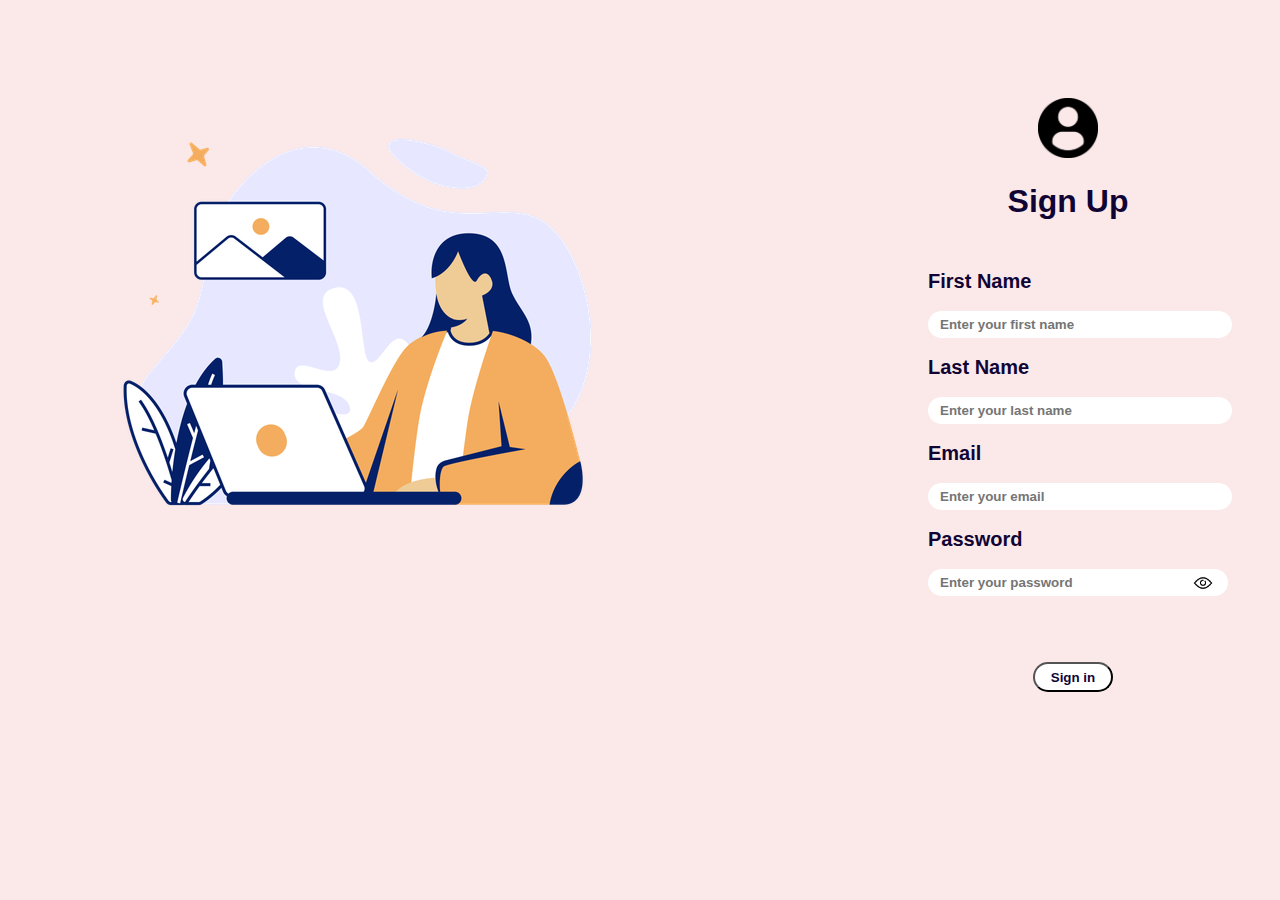
<file: sign.html>
<!DOCTYPE html>
<html lang="en">
<head>
    <meta charset="UTF-8">
    <meta name="viewport" content="width=device-width, initial-scale=1.0">
    <link rel="stylesheet" href="project.css/sign.css">
    <title>User sign up</title>
</head>
<body>

    <img src="images/sign.png" alt="" class="woman">

    <div class="sign">
    <img src="images/login.png" class="login" alt="">
    <h1 class="user">Sign Up</h1>

    <form action="" class="user-form">

        <label for="fname">First Name </label>
        <br><br>
        <input type="text" placeholder="Enter your first name" class="input" required>

        <br><br>

        <label for="sname">Last Name</label>
        <br><br>
        <input type="text" placeholder="Enter your last name" class="input"  required>

        <br><br>

        <label for="email">Email</label>
        <br><br>
        <input type="email" placeholder="Enter your email" class="input"  required>

        <br><br>

        <label for="password">Password</label>
        <br><br>
        <div class="pass">
        <input type="password" placeholder="Enter your password" class="input-1" id="password" required>
        <img src="images/eye.png" alt="" class="open" id="open-eye">
        <img src="images/hidden.png" alt="" class="open" id="close-eye" style="display: none;">
        </div>
        <br><br>

        <button class="done">Sign in</button>

    </form>
    
</div>

<script src="project-.js/sign.js"></script>
</body>
</html>
</file>
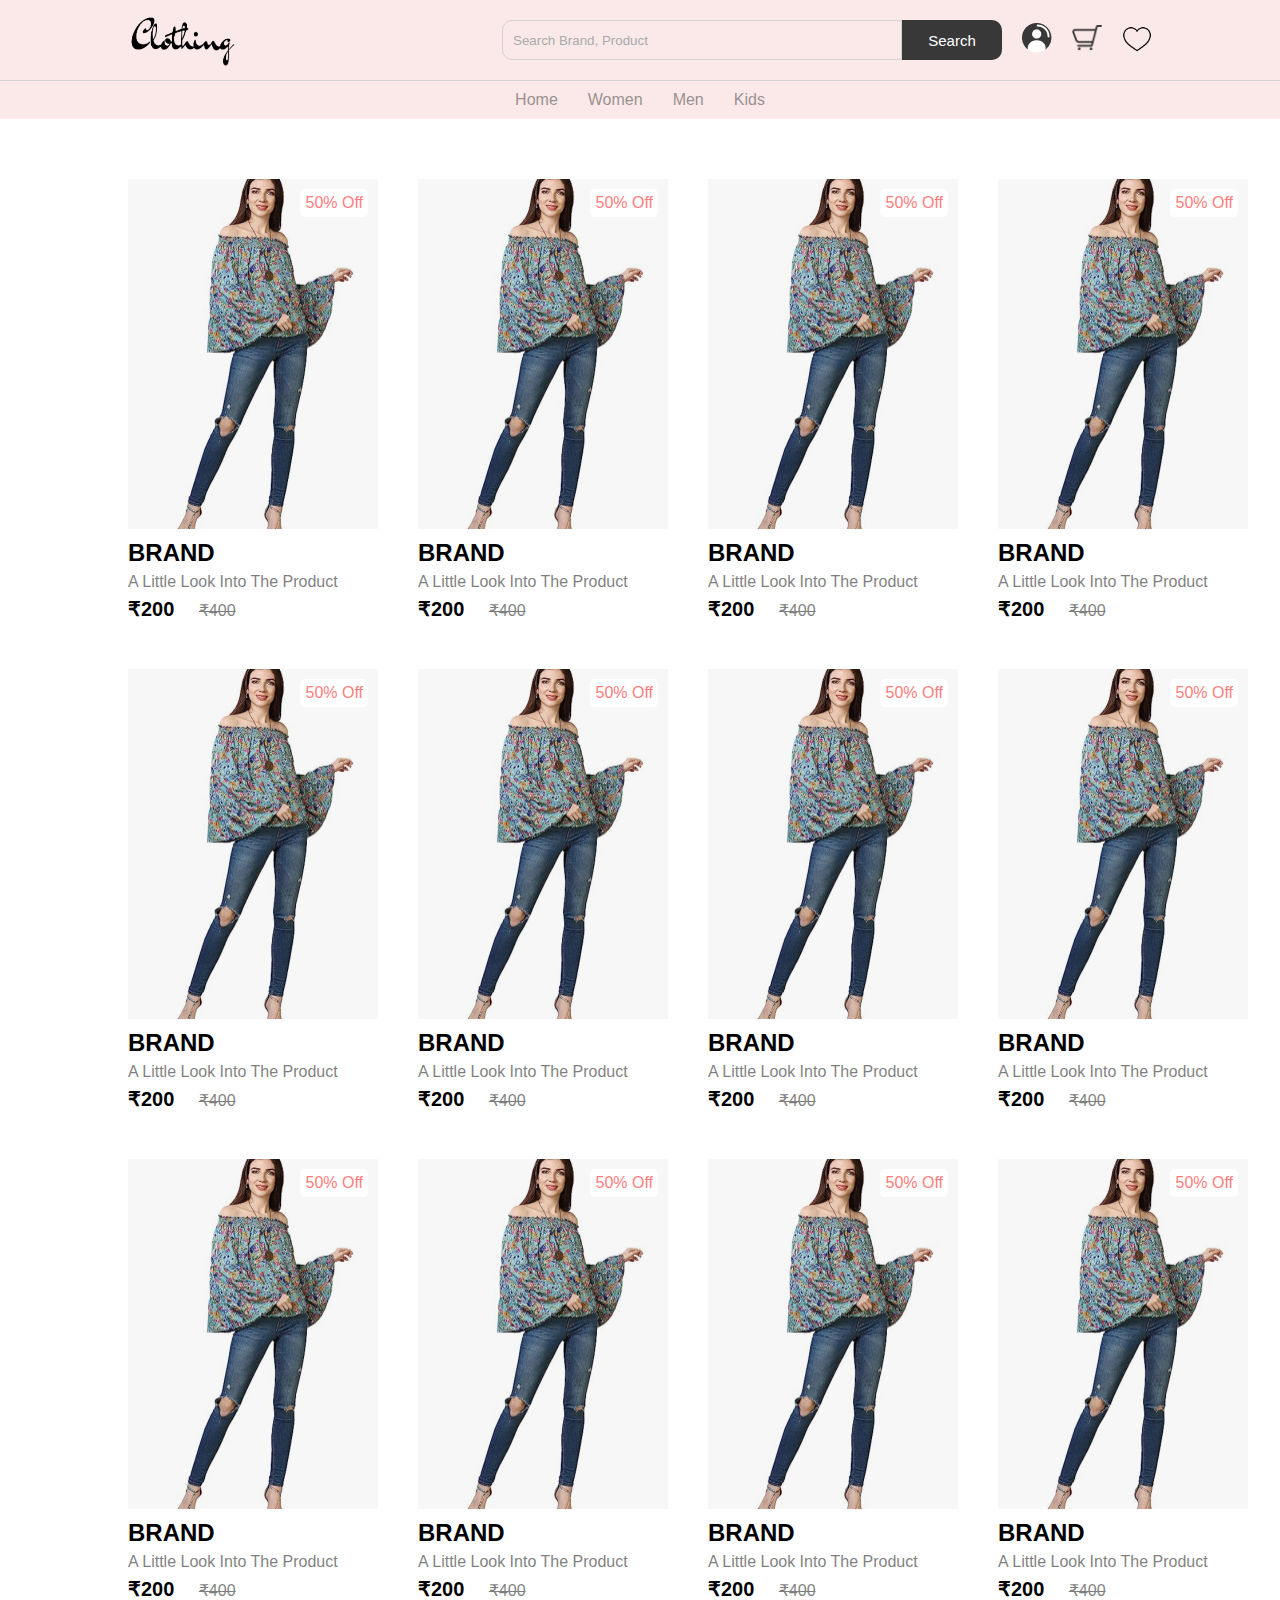
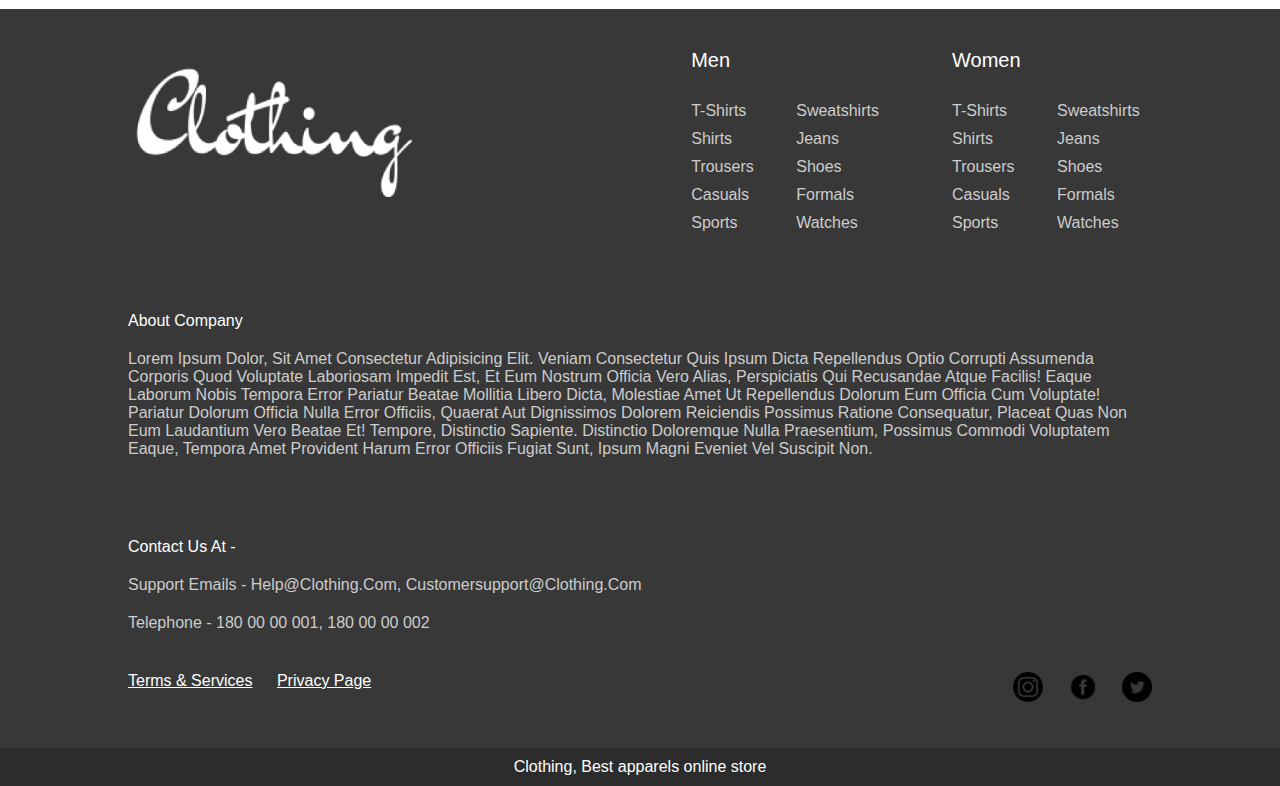
<file: women.html>
<!DOCTYPE html>
<html lang="en">
<head>
    <meta charset="UTF-8">
    <meta name="viewport" content="width=device-width, initial-scale=1.0">
    <link rel="stylesheet" href="project.css/home.css">
    <link rel="stylesheet" href="project.css/footer.css">
    <link rel="stylesheet" href="project.css/women.css">
    <title>Women</title>
</head>
<body>
    
    <nav class="navbar"></nav>

    <div class="product-container">

        <div class="product-card">
            <div class="product-image">
                <span class="discount">50% off</span>
                <a href="./desc.html"><img src="images/product.png" class="product-thumb" alt=""></a>
                <button class="card-btn">Add to wishlist</button>
            </div>
            <div class="product-info">
                <h2 class="product-brand">Brand</h2>
                <p class="product-desc">A little look into the product</p>
                <span class="price">₹200</span> <span class="actual">₹400</span>
            </div>
        </div>

        <div class="product-card">
            <div class="product-image">
                <span class="discount">50% off</span>
                <a href="./desc.html"><img src="images/product.png" class="product-thumb" alt=""></a>
                <button class="card-btn">Add to wishlist</button>
            </div>
            <div class="product-info">
                <h2 class="product-brand">Brand</h2>
                <p class="product-desc">A little look into the product</p>
                <span class="price">₹200</span> <span class="actual">₹400</span>
            </div>
        </div>

        <div class="product-card">
            <div class="product-image">
                <span class="discount">50% off</span>
                <a href="./desc.html"><img src="images/product.png" class="product-thumb" alt=""></a>
                <button class="card-btn">Add to wishlist</button>
            </div>
            <div class="product-info">
                <h2 class="product-brand">Brand</h2>
                <p class="product-desc">A little look into the product</p>
                <span class="price">₹200</span> <span class="actual">₹400</span>
            </div>
        </div>

        <div class="product-card">
            <div class="product-image">
                <span class="discount">50% off</span>
                <a href="./desc.html"><img src="images/product.png" class="product-thumb" alt=""></a>
                <button class="card-btn">Add to wishlist</button>
            </div>
            <div class="product-info">
                <h2 class="product-brand">Brand</h2>
                <p class="product-desc">A little look into the product</p>
                <span class="price">₹200</span> <span class="actual">₹400</span>
            </div>
        </div>

        <div class="product-card">
            <div class="product-image">
                <span class="discount">50% off</span>
                <a href="./desc.html"><img src="images/product.png" class="product-thumb" alt=""></a>
                <button class="card-btn">Add to wishlist</button>
            </div>
            <div class="product-info">
                <h2 class="product-brand">Brand</h2>
                <p class="product-desc">A little look into the product</p>
                <span class="price">₹200</span> <span class="actual">₹400</span>
            </div>
        </div>

        <div class="product-card">
            <div class="product-image">
                <span class="discount">50% off</span>
                <a href="./desc.html"><img src="images/product.png" class="product-thumb" alt=""></a>
                <button class="card-btn">Add to wishlist</button>
            </div>
            <div class="product-info">
                <h2 class="product-brand">Brand</h2>
                <p class="product-desc">A little look into the product</p>
                <span class="price">₹200</span> <span class="actual">₹400</span>
            </div>
        </div>

        <div class="product-card">
            <div class="product-image">
                <span class="discount">50% off</span>
                <a href="./desc.html"><img src="images/product.png" class="product-thumb" alt=""></a>
                <button class="card-btn">Add to wishlist</button>
            </div>
            <div class="product-info">
                <h2 class="product-brand">Brand</h2>
                <p class="product-desc">A little look into the product</p>
                <span class="price">₹200</span> <span class="actual">₹400</span>
            </div>
        </div>

        <div class="product-card">
            <div class="product-image">
                <span class="discount">50% off</span>
                <a href="./desc.html"><img src="images/product.png" class="product-thumb" alt=""></a>
                <button class="card-btn">Add to wishlist</button>
            </div>
            <div class="product-info">
                <h2 class="product-brand">Brand</h2>
                <p class="product-desc">A little look into the product</p>
                <span class="price">₹200</span> <span class="actual">₹400</span>
            </div>
        </div>

        <div class="product-card">
            <div class="product-image">
                <span class="discount">50% off</span>
                <a href="./desc.html"><img src="images/product.png" class="product-thumb" alt=""></a>
                <button class="card-btn">Add to wishlist</button>
            </div>
            <div class="product-info">
                <h2 class="product-brand">Brand</h2>
                <p class="product-desc">A little look into the product</p>
                <span class="price">₹200</span> <span class="actual">₹400</span>
            </div>
        </div>

        <div class="product-card">
            <div class="product-image">
                <span class="discount">50% off</span>
                <a href="./desc.html"><img src="images/product.png" class="product-thumb" alt=""></a>
                <button class="card-btn">Add to wishlist</button>
            </div>
            <div class="product-info">
                <h2 class="product-brand">Brand</h2>
                <p class="product-desc">A little look into the product</p>
                <span class="price">₹200</span> <span class="actual">₹400</span>
            </div>
        </div>

        <div class="product-card">
            <div class="product-image">
                <span class="discount">50% off</span>
                <a href="./desc.html"><img src="images/product.png" class="product-thumb" alt=""></a>
                <button class="card-btn">Add to wishlist</button>
            </div>
            <div class="product-info">
                <h2 class="product-brand">Brand</h2>
                <p class="product-desc">A little look into the product</p>
                <span class="price">₹200</span> <span class="actual">₹400</span>
            </div>
        </div>

        <div class="product-card">
            <div class="product-image">
                <span class="discount">50% off</span>
                <a href="./desc.html"><img src="images/product.png" class="product-thumb" alt=""></a>
                <button class="card-btn">Add to wishlist</button>
            </div>
            <div class="product-info">
                <h2 class="product-brand">Brand</h2>
                <p class="product-desc">A little look into the product</p>
                <span class="price">₹200</span> <span class="actual">₹400</span>
            </div>
        </div>


       
    </div>


    <footer></footer>
    <script src="project-.js/footer.js"></script>
    <script src="project-.js/nav.js"></script>
    <script src="project-.js/footer.js"></script>
    <script src="project-.js/home.js"></script>
   
</body>
</html>
</file>
<file: project.css/home.css>
@import 'footer.css';

*{
    margin: 0;
    padding: 0;
    box-sizing: border-box;
    font-family: sans-serif;
}
.navbar{
    position: sticky;
    top: 0;
    left: 0;
    width: 100%;
    background-color: #fbe9e9;
    z-index: 9;
}
.nav{
    padding: 10px 10vw;
    display: flex;
justify-content: space-between;
}
.brand-logo{
    height: 60px;
}
.nav-items{
    display: flex;
    align-items: center;
}

.search{
    width: 500px;
    display: flex;
}
.search-box{
    width: 80%;
    height: 40px;
    padding: 10px;
    border-top-left-radius: 10px;
    border-bottom-left-radius: 10px;
    border: 1px solid #d1d1d1;
    text-transform: capitalize;
    background: none;
    color: #a9a9a9;
    outline: none;
}
.search-btn{
    width: 20%;
    height: 40px;
    padding: 10px 20px;
    border: none;
    outline: none;
    cursor: pointer;
    background-color: #383838;
    color: #fff;
    text-transform: capitalize;
    font-size: 15px;
    border-top-right-radius: 10px;
    border-bottom-right-radius: 10px;
}
.search-box::placeholder{
    color: #a9a9a9;
}
.nav-items a{
    margin-left: 20px;
}
.nav-items a img{
    width: 30px;
}
.links-container{
    width: 100%;
    display: flex;
    padding: 10px 10vw;
    justify-content: center;
    list-style: none;
    border-top: 1px solid #d1d1d1;
}
.link{
    text-transform: capitalize;
    padding: 0 10px;
    margin: 0 5px;
    text-decoration: none;
    color: #383838;
    opacity: 0.5;
    transition: 0.5s;
}
.link:hover{
    opacity: 1;
}
.hero{
    width: 100%;
    height: calc(100vh - 120px);
    background-image: url('../images/header.png');
    background-size: cover;
    display: flex;
    justify-content: center;
    align-items: center;
}
.hero .logo{
    height: 150px;
    display: block;
    margin: auto;
}
.hero .sub-heading{
    margin-top: 10px;
    text-align: center;
    color: #fff;
    text-transform: capitalize;
    font-size: 35px;
    font-weight: 300;
}
.product{
    position: relative;
    overflow: hidden;
    padding: 20px 0;
}

.product-category{
    padding: 0 10vw;
    font-size: 30px;
    font-weight: 600;
    margin-bottom: 40px;
    text-transform: capitalize;
}
.product-container{
    padding: 0 10vw;
    display: flex;
    overflow-x: auto;
    scroll-behavior: smooth;
}
.product-container::-webkit-scrollbar{
    display: none;
}
.product-card{
    flex: 0 0 auto;
    width: 250px;
    height: 450px;
    margin-right: 40px;
}
.product-image{
    position: relative;
    width: 100%;
    height: 350px;
    overflow: hidden;
}
.product-thumb{
width: 100%;
height: 350px;
object-fit: cover;
}
.discount{
    position: absolute;
    background-color: #fff;
    padding: 5px;
    border-radius: 5px;
    color: #ff7d7d;
    right: 10px;
    top: 10px;
    text-transform: capitalize;
}
.card-btn{
    position: absolute;
    bottom: 10px;
    left: 50%;
    transform: translateX(-50%);
    padding: 10px;
    width: 90%;
    text-transform: capitalize;
    border: none;
    outline: none;
    background-color: #fff;
    border-radius: 5px;
    transition: 0.5s;
    cursor: pointer;
    opacity: 0;
}
.product-card:hover .card-btn{
opacity: 1;
}
.card-btn:hover{
    background-color: #efefef;
}
.product-info{
    width: 100%;
    height: 100px;
    padding-top: 10px;
}
.product-brand{
    text-transform: uppercase;
}
.product-desc{
    width: 100%;
    height: 20px;
    line-height: 20px;
    overflow: hidden;
    opacity: 0.5;
    text-transform: capitalize;
    margin: 5px 0;
}
.price{
    font-weight: 900;
    font-size: 20px;
}
.actual{
    margin-left: 20px;
    opacity: 0.5;
    text-decoration: line-through;
}
.pre-btn, .next-btn{
    border: none;
    width: 10vw;
    height: 100%;
    position: absolute;
    top: 0;
    display: flex;
    justify-content: center;
    align-items: center;
    background: linear-gradient(90deg, rgba(255,255,255,0) 0%, #fff 100%);
    cursor: pointer;
    z-index: 8;
}
.pre-btn{
    left: 0;
    transform: rotate(180deg);
}
.next-btn{
    right: 0;
}
.pre-btn img, .next-btn img{
    opacity: 0.2;
}
.pre-btn:hover img, .next-btn:hover img{
opacity: 1;
}
.collection-container{
    width: 100%;
    display: grid;
    grid-template-columns: repeat(2,1fr);
    grid-gap: 10px;
    margin-top: 30px;
}
.collection{
    position: relative;
}
.collection img{
    width: 100%;
    height: 100%;
    object-fit: cover;
}
.collection p{
    position: absolute;
    top: 50%;
    left: 50%;
    transform: translate(-50%, -50%);
    text-align: center;
    color: #fff;
    font-size: 50px;
    text-transform: capitalize;
}
.collection:nth-child(3){
    grid-column: span 2;
    margin-bottom: 10px;
}
</file>
<file: project.css/desc.css>
.product-details{
    width: 100%;
    padding: 60px 10vw;
    display: flex;
    justify-content: space-between;
}
.image-slider{
    width: 500px;
    height: 500px;
    position: relative;
    background-image: url('../images/product.png');
    background-size: cover;
}
.product-images{
    position: absolute;
    bottom: 20px;
    left: 50%;
    transform: translateX(-50%);
    width: 90%;
    background-color: #fff;
    border-radius: 5px;
    display: grid;
    grid-template-columns: repeat(4, 1fr);
    height: 100px;
    grid-gap: 10px;
    padding: 10px;
}
.product-images img{
    width: 100%;
    height: 80px;
    object-fit: cover;
    cursor: pointer;
}
.product-images img.active{
    opacity: 0.5;
}
.details{
    width: 50%;

}
.details .product-brand{
    text-transform: capitalize;
    font-size: 30px;
}
.details .product-desc{
    font-size: 25px;
    line-height: 30px;
    height: auto;
    margin: 15px 0px 30px;
}
.product-price{
    font-weight: 700;
    font-size: 30px;
}
.product-actual-price{
    font-size: 30px;
    opacity: 0.5;
    text-decoration: line-through;
    margin: 0 20px;
    font-weight: 300;
}
.product-discount{
    color: #ff7d7d;
    font-size: 20px;
}
.product-sub{
    font-size: 30px;
    text-transform: uppercase;
    margin: 60px 0 10px;
    font-weight: 300;
}
.size-radio-btn{
    display: inline-block;
    width: 80px;
    height: 80px;
    text-align: center;
    font-size: 20px;
    border: 1px solid #383838;
    border-radius: 50%;
    margin: 10px;
    margin-left: 0;
    line-height: 80px;
    text-transform: uppercase;
    color: #383838;
    cursor: pointer;

}
.size-radio-btn.check{
    background-color: #383838;
    color: #fff;
}
.btn{
    width: 48%;
    padding: 20px;
    border-radius: 5px;
    background: none;
    border: 1px solid #383838;
    color: #383838;
    font-size: 20px;
    cursor: pointer;
    text-transform: capitalize;
    margin: 20px 0;
}
.cart-btn{
    margin-right: 2%;
    background-color: #383838;
    color: #fff;
}
.detail-des{
    padding: 0 10vw;
    text-transform: capitalize;
}
.heading{
    font-size: 30px;
    margin-bottom: 30px;
}
.des{
    color: #383838;
    line-height: 25px;
}
</file>
<file: project.css/footer.css>
footer{
    position: relative;
    width: 100%;
    padding: 40px 10vw;
    padding-bottom: 80px;
    background-color: #383838;
}
.footer-content{
    display: flex;
    width: 100%;
    justify-content: space-between;
}
.footer-content .logo{
    height: 160px;
}
.footer-ul-container{
    width: 45%;
    display: flex;
    justify-content: space-between;
}
.category{
    width: 200px;
    display: grid;
    grid-template-columns: repeat(2,1fr);
    grid-gap: 10px;
    list-style: none;
}
.category-title{
    grid-column: span 2;
    text-transform: capitalize;
    color: #fff;
    font-size: 20px;
    margin-bottom: 20px;
}
.category .footer-link{
    text-decoration: none;
    text-transform: capitalize;
    color: rgba(255, 255, 255, 0.75);
}
.footer-link:hover{
    color: #fff;
}
.footer-title, .info{
    color: rgba(255, 255, 255, 0.75);
    margin: 20px 0;
    text-transform: capitalize;
}
.footer-title{
    margin-top: 80px;
    color: #fff;
}
.footer-social{
    margin-top: 40px;
    display: flex;
    justify-content: space-between;
}
.social-link{
    color: #fff;
    margin-left: 20px;
    text-transform: capitalize;
}
.social-link img{
    width: 30px;
}

.social-link:nth-child(1){
    margin-left: 0;
}
.footer-credit{
    width: 100%;
    padding: 10px;
    position: absolute;
    left: 0;
    bottom: 0;
    text-align: center;
    color: #fff;
    background-color: rgba(0, 0, 0, 0.2);
}
</file>
<file: project.css/kid.css>
.product-container{
    display: grid;
    grid-template-columns: repeat(4, 1fr);
    grid-row-gap: 40px;
    margin-top: 60px;
}
</file>
<file: project.css/men.css>
.product-container{
    display: grid;
    grid-template-columns: repeat(4, 1fr);
    grid-row-gap: 40px;
    margin-top: 60px;
}
</file>
<file: project.css/more.css>
.product-details{
    width: 100%;
    padding: 60px 10vw;
    display: flex;
    justify-content: space-between;
}
.image-slider{
    width: 500px;
    height: 500px;
    position: relative;
    background-image: url('../images/kid.png');
    background-size: cover;
}
.product-images{
    position: absolute;
    bottom: 20px;
    left: 50%;
    transform: translateX(-50%);
    width: 90%;
    background-color: #fff;
    border-radius: 5px;
    display: grid;
    grid-template-columns: repeat(4, 1fr);
    height: 100px;
    grid-gap: 10px;
    padding: 10px;
}
.product-images img{
    width: 100%;
    height: 80px;
    object-fit: cover;
    cursor: pointer;
}
.product-images img.active{
    opacity: 0.5;
}
.details{
    width: 50%;

}
.details .product-brand{
    text-transform: capitalize;
    font-size: 30px;
}
.details .product-desc{
    font-size: 25px;
    line-height: 30px;
    height: auto;
    margin: 15px 0px 30px;
}
.product-price{
    font-weight: 700;
    font-size: 30px;
}
.product-actual-price{
    font-size: 30px;
    opacity: 0.5;
    text-decoration: line-through;
    margin: 0 20px;
    font-weight: 300;
}
.product-discount{
    color: #ff7d7d;
    font-size: 20px;
}
.product-sub{
    font-size: 30px;
    text-transform: uppercase;
    margin: 60px 0 10px;
    font-weight: 300;
}
.size-radio-btn{
    display: inline-block;
    width: 80px;
    height: 80px;
    text-align: center;
    font-size: 20px;
    border: 1px solid #383838;
    border-radius: 50%;
    margin: 10px;
    margin-left: 0;
    line-height: 80px;
    text-transform: uppercase;
    color: #383838;
    cursor: pointer;

}
.size-radio-btn.check{
    background-color: #383838;
    color: #fff;
}
.btn{
    width: 48%;
    padding: 20px;
    border-radius: 5px;
    background: none;
    border: 1px solid #383838;
    color: #383838;
    font-size: 20px;
    cursor: pointer;
    text-transform: capitalize;
    margin: 20px 0;
}
.cart-btn{
    margin-right: 2%;
    background-color: #383838;
    color: #fff;
}
.detail-des{
    padding: 0 10vw;
    text-transform: capitalize;
}
.heading{
    font-size: 30px;
    margin-bottom: 30px;
}
.des{
    color: #383838;
    line-height: 25px;
}
footer{
    margin-top: 60px;
}
</file>
<file: project.css/product.css>
.product-details{
    width: 100%;
    padding: 60px 10vw;
    display: flex;
    justify-content: space-between;
}
.image-slider{
    width: 500px;
    height: 500px;
    position: relative;
    background-image: url('../images/product\ image\ 1.png');
    background-size: cover;
}
.product-images{
    position: absolute;
    bottom: 20px;
    left: 50%;
    transform: translateX(-50%);
    width: 90%;
    background-color: #fff;
    border-radius: 5px;
    display: grid;
    grid-template-columns: repeat(4, 1fr);
    height: 100px;
    grid-gap: 10px;
    padding: 10px;
}
.product-images img{
    width: 100%;
    height: 80px;
    object-fit: cover;
    cursor: pointer;
}
.product-images img.active{
    opacity: 0.5;
}
.details{
    width: 50%;

}
.details .product-brand{
    text-transform: capitalize;
    font-size: 30px;
}
.details .product-desc{
    font-size: 25px;
    line-height: 30px;
    height: auto;
    margin: 15px 0px 30px;
}
.product-price{
    font-weight: 700;
    font-size: 30px;
}
.product-actual-price{
    font-size: 30px;
    opacity: 0.5;
    text-decoration: line-through;
    margin: 0 20px;
    font-weight: 300;
}
.product-discount{
    color: #ff7d7d;
    font-size: 20px;
}
.product-sub{
    font-size: 30px;
    text-transform: uppercase;
    margin: 60px 0 10px;
    font-weight: 300;
}
.size-radio-btn{
    display: inline-block;
    width: 80px;
    height: 80px;
    text-align: center;
    font-size: 20px;
    border: 1px solid #383838;
    border-radius: 50%;
    margin: 10px;
    margin-left: 0;
    line-height: 80px;
    text-transform: uppercase;
    color: #383838;
    cursor: pointer;

}
.size-radio-btn.check{
    background-color: #383838;
    color: #fff;
}
.btn{
    width: 48%;
    padding: 20px;
    border-radius: 5px;
    background: none;
    border: 1px solid #383838;
    color: #383838;
    font-size: 20px;
    cursor: pointer;
    text-transform: capitalize;
    margin: 20px 0;
}
.cart-btn{
    margin-right: 2%;
    background-color: #383838;
    color: #fff;
}
.detail-des{
    padding: 0 10vw;
    text-transform: capitalize;
}
.heading{
    font-size: 30px;
    margin-bottom: 30px;
}
.des{
    color: #383838;
    line-height: 25px;
}
</file>
<file: project.css/search.css>
.search-results{
    width: 100%;
    padding: 60px 0;

}
.heading{
    font-size: 20px;
    text-transform: capitalize;
    font-weight: 400;
    margin-bottom: 40px;
    padding: 0 10vw;
}
.heading span{
    font-weight: 700;
}
.product-container{
   display: grid;
   grid-template-columns: repeat(4, 1fr);
   height: auto;
   grid-row-gap: 40px;
}
</file>
<file: project.css/sign.css>
body{
    background-color: #fbe9e9;
    color: rgb(16, 4, 53);
    text-align: center;
    font-family: sans-serif;
    display: flex;
    flex-direction: row;
}
.woman{
    height: 500px;
    margin-top: 60px;
    margin-left: 100px;
}
.login{
    height: 60px;
    object-fit: cover;
}
.sign{
    margin-top: 80px;
    width: 400px;
    align-self: center;
    margin-left: 200px;
    height: 600px;
    padding: 10px;
}
.sign img{
    margin-left: 100px;
}
h1{
    margin-left: 100px;
}
.user-form{
    text-align: left;
    margin-top: 50px;
    margin-left: 110px;
}
.user-form label{
    font-size: 20px;
    font-weight: 600;
}
.user-form input{
    border-radius: 20px;
    height: 25px;
    line-height: 1.8cm;
    text-indent: 10px;
    font-weight: 600;
    width: 300px;
    border: none;
}
.done{
    margin-top: 30px;
    border-radius: 20px;
    width: 80px;
    height: 30px;
    margin-left: 105px;
    color: rgb(16, 4, 53);
    font-weight: 700;
    background-color: white;
}
.pass{
    display: flex;
    align-items: center;
    width: 300px;
    position: relative;
}
.input-1{
    width: 100%;
}
.open{
    position: absolute;
    right: 5%;
    width: 20px;
}
</file>
<file: project.css/women.css>
.product-container{
    display: grid;
    grid-template-columns: repeat(4, 1fr);
    grid-row-gap: 40px;
    margin-top: 60px;
}
</file>
